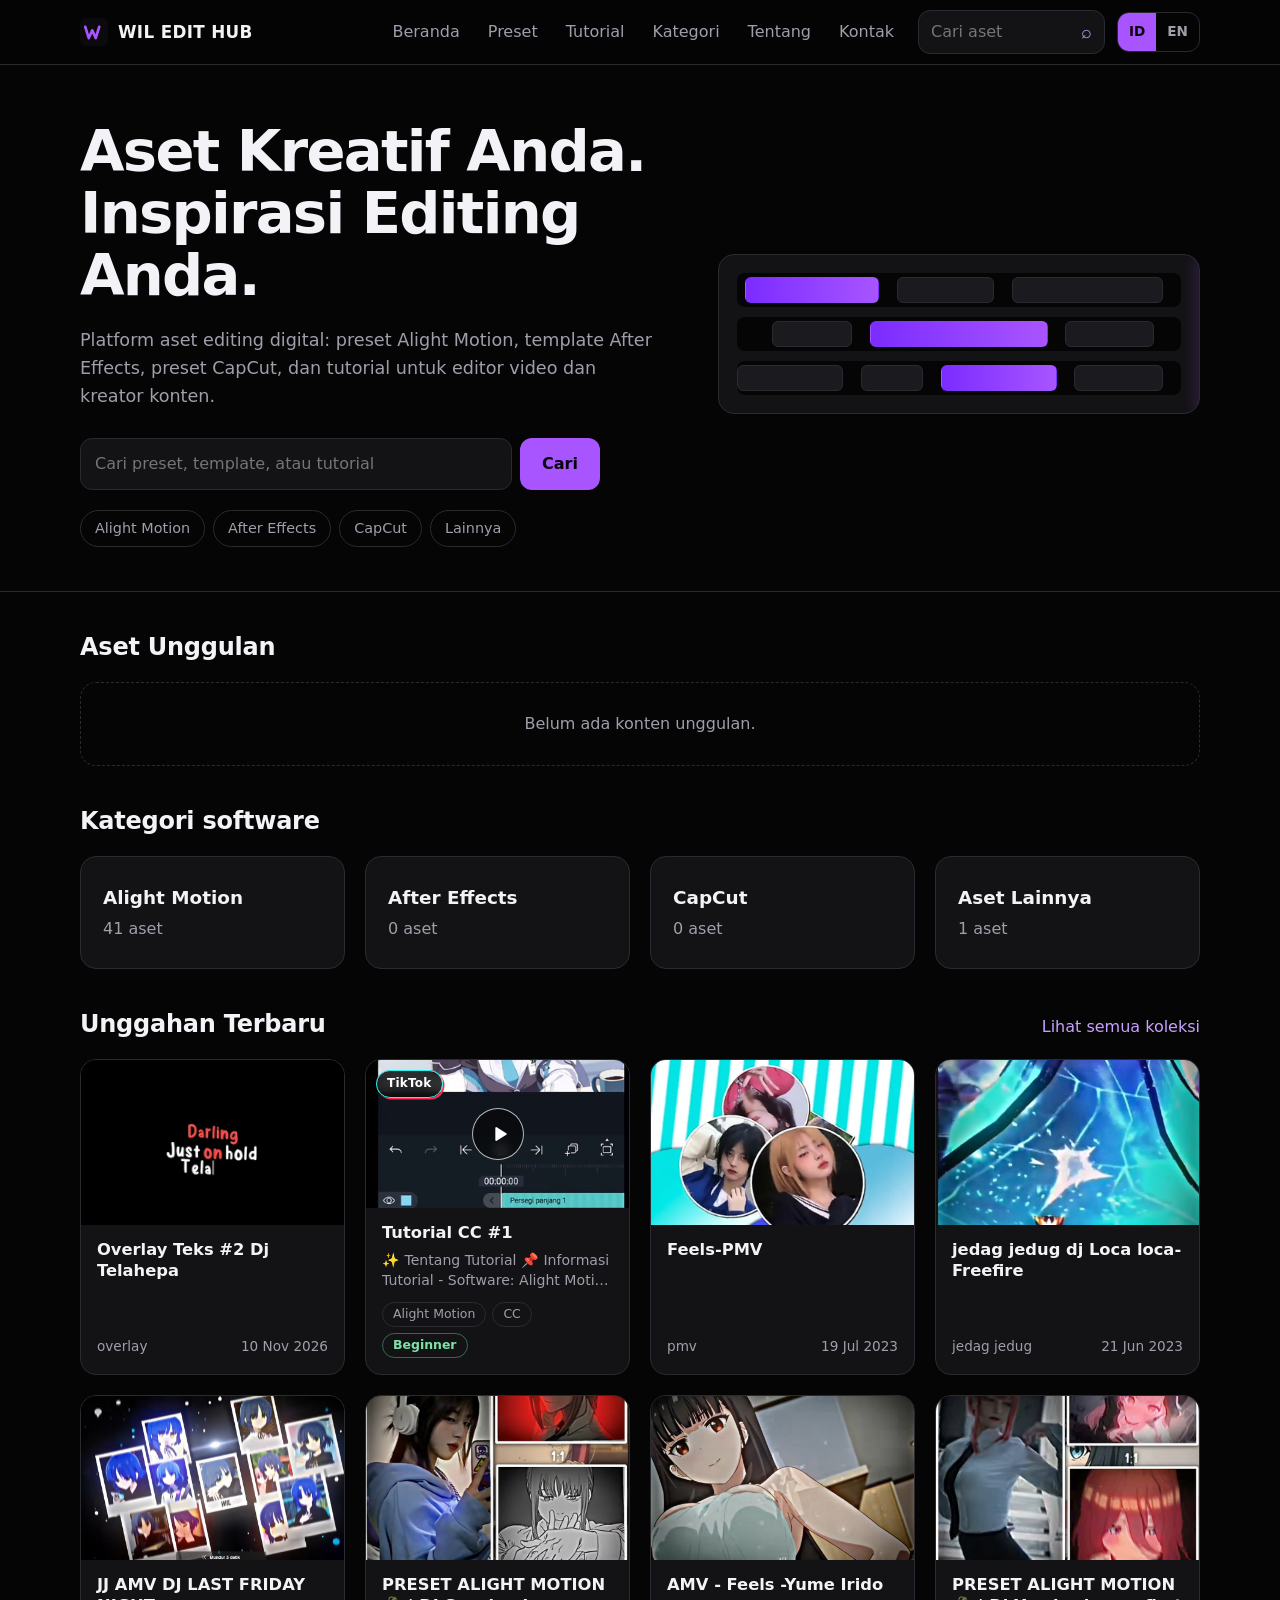
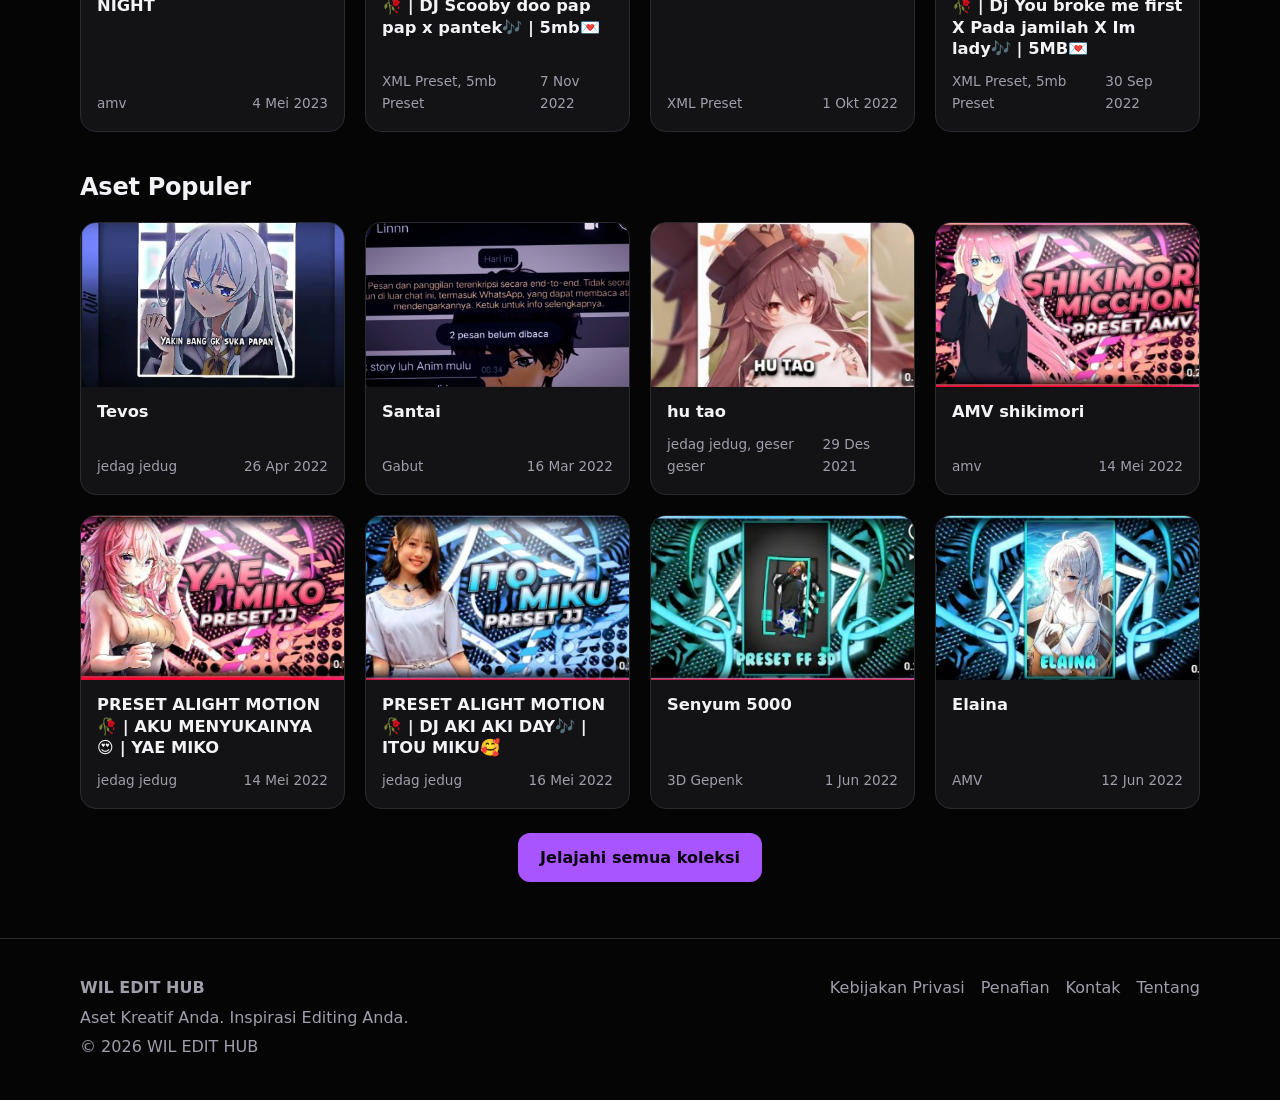
<file: index.html>
<!DOCTYPE html>
<html lang="id"><head><meta charset="utf-8"><meta name="viewport" content="width=device-width,initial-scale=1">
<title data-i18n="title.home">WIL EDIT HUB: Aset Editing untuk Alight Motion, After Effects, CapCut</title><meta name="description" content="Preset Alight Motion, template After Effects, preset CapCut, dan tutorial editing untuk editor video dan content creator."><meta name="theme-color" content="#050506">
<meta property="og:type" content="website"><meta property="og:site_name" content="WIL EDIT HUB"><meta property="og:title" content="WIL EDIT HUB: Aset Editing untuk Alight Motion, After Effects, CapCut"><meta property="og:description" content="Preset Alight Motion, template After Effects, preset CapCut, dan tutorial editing untuk editor video dan content creator.">
<link rel="icon" href="assets/icons/favicon.svg" type="image/svg+xml">
<link rel="stylesheet" href="assets/css/style.css">
<link rel="stylesheet" href="assets/css/responsive.css">

<!-- Google Analytics WIL EDIT HUB -->
<script async src="https://www.googletagmanager.com/gtag/js?id=G-W0QR43SR30"></script>
<script>
  window.dataLayer = window.dataLayer || [];
  function gtag(){dataLayer.push(arguments);}
  gtag('js', new Date());
  gtag('config', 'G-W0QR43SR30');
</script>
</head>
<body data-page="home"><a class="skip" href="#main" data-i18n="skip">Lewati ke konten</a>
<header class="site-header"><div class="wrap bar"><a class="brand" href="index.html"><img src="assets/icons/favicon.svg" alt="" width="28" height="28"><span>WIL EDIT HUB</span></a>
<button class="burger" aria-label="Menu" data-i18n-aria="nav.menu" aria-expanded="false" aria-controls="nav"><span></span></button>
<nav id="nav" class="nav"><a href="index.html" data-i18n="nav.home">Beranda</a><a href="presets.html" data-i18n="nav.presets">Preset</a><a href="tutorials.html" data-i18n="nav.tutorials">Tutorial</a><a href="categories.html" data-i18n="nav.categories">Kategori</a><a href="about.html" data-i18n="nav.about">Tentang</a><a href="contact.html" data-i18n="nav.contact">Kontak</a><form class="nav-search" action="presets.html" role="search"><input type="search" name="q" placeholder="Cari aset" aria-label="Cari aset" data-i18n-ph="search.ph" data-i18n-aria="search.aria"><button type="submit" aria-label="Cari" data-i18n-aria="search.btn">&#8981;</button></form></nav></div></header>
<main id="main"><section class="hero"><div class="wrap hero-grid"><div><h1 data-i18n-html="home.h1">Aset Kreatif Anda.<br>Inspirasi Editing Anda.</h1><p class="lead" data-cfg="description"></p>
<form class="hero-search" action="presets.html" role="search"><input type="search" name="q" placeholder="Cari preset, template, atau tutorial" aria-label="Cari aset" data-i18n-ph="home.search.ph" data-i18n-aria="search.aria"><button class="btn" type="submit" data-i18n="search.btn">Cari</button></form>
<div class="chips"><a href="presets.html?software=Alight%20Motion">Alight Motion</a><a href="presets.html?software=After%20Effects">After Effects</a><a href="presets.html?software=CapCut">CapCut</a><a href="presets.html?software=Other" data-i18n="sw.other">Lainnya</a></div></div>
<div class="timeline" aria-hidden="true"><div class="track"><span class="clip on" style="left:2%;width:30%"></span><span class="clip" style="left:36%;width:22%"></span><span class="clip" style="left:62%;width:34%"></span></div><div class="track"><span class="clip" style="left:8%;width:18%"></span><span class="clip on" style="left:30%;width:40%"></span><span class="clip" style="left:74%;width:20%"></span></div><div class="track"><span class="clip" style="left:0%;width:24%"></span><span class="clip" style="left:28%;width:14%"></span><span class="clip on" style="left:46%;width:26%"></span><span class="clip" style="left:76%;width:20%"></span></div><span class="playhead"></span></div></div></section><section><div class="wrap"><div class="sec-head"><h2 data-i18n="home.featured">Aset Unggulan</h2></div><div class="grid" id="featured-grid"></div></div></section><section><div class="wrap"><div class="sec-head"><h2 data-i18n="home.cats">Kategori software</h2></div><div class="grid" id="software-grid"></div></div></section><section><div class="wrap"><div class="sec-head"><h2 data-i18n="home.latest">Unggahan Terbaru</h2><a href="presets.html" data-i18n="home.all">Lihat semua koleksi</a></div><div class="grid" id="latest-grid"></div></div></section><div class="wrap"><div class="ad-slot" data-slot="inContent" hidden></div></div><section><div class="wrap"><div class="sec-head"><h2 data-i18n="home.popular">Aset Populer</h2></div><div class="grid" id="popular-grid"></div></div></section><div class="wrap more"><a class="btn" href="presets.html" data-i18n="home.explore">Jelajahi semua koleksi</a></div></main>
<footer class="site-footer"><div class="wrap foot"><div><strong>WIL EDIT HUB</strong><p data-cfg="tagline">Aset Kreatif Anda. Inspirasi Editing Anda.</p><p>&copy; <span data-cfg="year"></span> WIL EDIT HUB</p></div><nav aria-label="Footer"><a href="privacy-policy.html" data-i18n="foot.privacy">Kebijakan Privasi</a><a href="disclaimer.html" data-i18n="foot.disclaimer">Penafian</a><a href="contact.html" data-i18n="nav.contact">Kontak</a><a href="about.html" data-i18n="nav.about">Tentang</a></nav></div></footer>
<script src="assets/js/config.js"></script><script src="assets/js/i18n.js"></script><script src="assets/js/video.js"></script><script src="assets/js/content.js"></script><script src="assets/js/search.js"></script><script src="assets/js/app.js"></script></body></html>
</file>
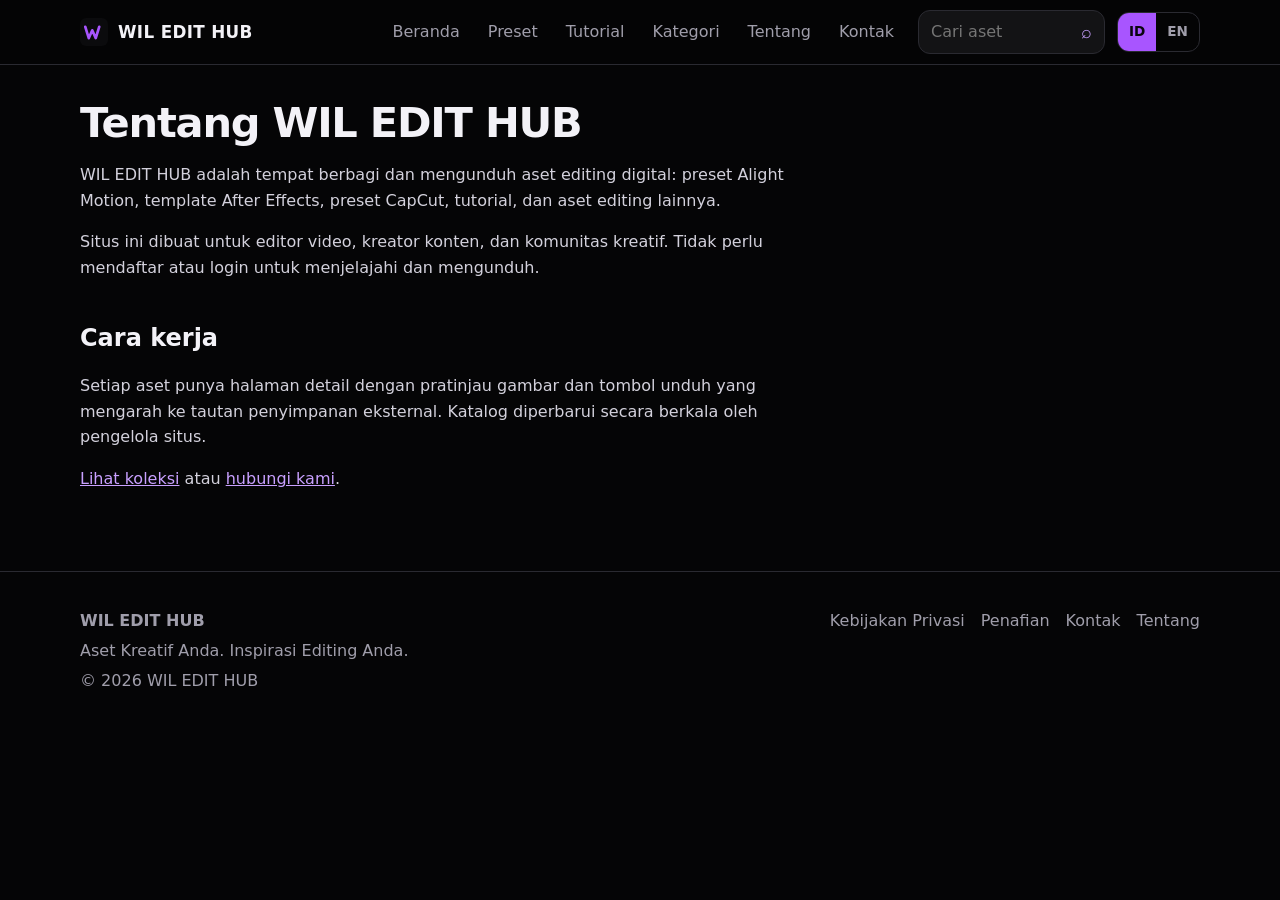
<file: about.html>
<!DOCTYPE html>
<html lang="id"><head><meta charset="utf-8"><meta name="viewport" content="width=device-width,initial-scale=1">
<title data-i18n="title.about">Tentang | WIL EDIT HUB</title><meta name="description" content="Tentang WIL EDIT HUB, platform resource editing untuk editor video dan content creator."><meta name="theme-color" content="#050506">
<meta property="og:type" content="website"><meta property="og:site_name" content="WIL EDIT HUB"><meta property="og:title" content="About | WIL EDIT HUB"><meta property="og:description" content="Tentang WIL EDIT HUB, platform resource editing untuk editor video dan content creator.">
<link rel="icon" href="assets/icons/favicon.svg" type="image/svg+xml">
<link rel="stylesheet" href="assets/css/style.css"><link rel="stylesheet" href="assets/css/responsive.css"></head>
<body data-page="about"><a class="skip" href="#main" data-i18n="skip">Lewati ke konten</a>
<header class="site-header"><div class="wrap bar"><a class="brand" href="index.html"><img src="assets/icons/favicon.svg" alt="" width="28" height="28"><span>WIL EDIT HUB</span></a>
<button class="burger" aria-label="Menu" data-i18n-aria="nav.menu" aria-expanded="false" aria-controls="nav"><span></span></button>
<nav id="nav" class="nav"><a href="index.html" data-i18n="nav.home">Beranda</a><a href="presets.html" data-i18n="nav.presets">Preset</a><a href="tutorials.html" data-i18n="nav.tutorials">Tutorial</a><a href="categories.html" data-i18n="nav.categories">Kategori</a><a href="about.html" data-i18n="nav.about">Tentang</a><a href="contact.html" data-i18n="nav.contact">Kontak</a><form class="nav-search" action="presets.html" role="search"><input type="search" name="q" placeholder="Cari aset" aria-label="Cari aset" data-i18n-ph="search.ph" data-i18n-aria="search.aria"><button type="submit" aria-label="Cari" data-i18n-aria="search.btn">&#8981;</button></form></nav></div></header>
<main id="main"><article class="prose"><h1 data-i18n="about.h1">Tentang WIL EDIT HUB</h1><p data-i18n="about.p1">WIL EDIT HUB adalah tempat berbagi dan mengunduh aset editing digital: preset Alight Motion, template After Effects, preset CapCut, tutorial, dan aset editing lainnya.</p><p data-i18n="about.p2">Situs ini dibuat untuk editor video, kreator konten, dan komunitas kreatif. Tidak perlu mendaftar atau login untuk menjelajahi dan mengunduh.</p><h2 data-i18n="about.h2">Cara kerja</h2><p data-i18n="about.p3">Setiap aset punya halaman detail dengan pratinjau gambar dan tombol unduh yang mengarah ke tautan penyimpanan eksternal. Katalog diperbarui secara berkala oleh pengelola situs.</p><p data-i18n-html="about.p4"><a href="presets.html">Lihat koleksi</a> atau <a href="contact.html">hubungi kami</a>.</p></article></main>
<footer class="site-footer"><div class="wrap foot"><div><strong>WIL EDIT HUB</strong><p data-cfg="tagline">Aset Kreatif Anda. Inspirasi Editing Anda.</p><p>&copy; <span data-cfg="year"></span> WIL EDIT HUB</p></div><nav aria-label="Footer"><a href="privacy-policy.html" data-i18n="foot.privacy">Kebijakan Privasi</a><a href="disclaimer.html" data-i18n="foot.disclaimer">Penafian</a><a href="contact.html" data-i18n="nav.contact">Kontak</a><a href="about.html" data-i18n="nav.about">Tentang</a></nav></div></footer>
<script src="assets/js/config.js"></script><script src="assets/js/i18n.js"></script><script src="assets/js/content.js"></script><script src="assets/js/search.js"></script><script src="assets/js/app.js"></script></body></html>
</file>
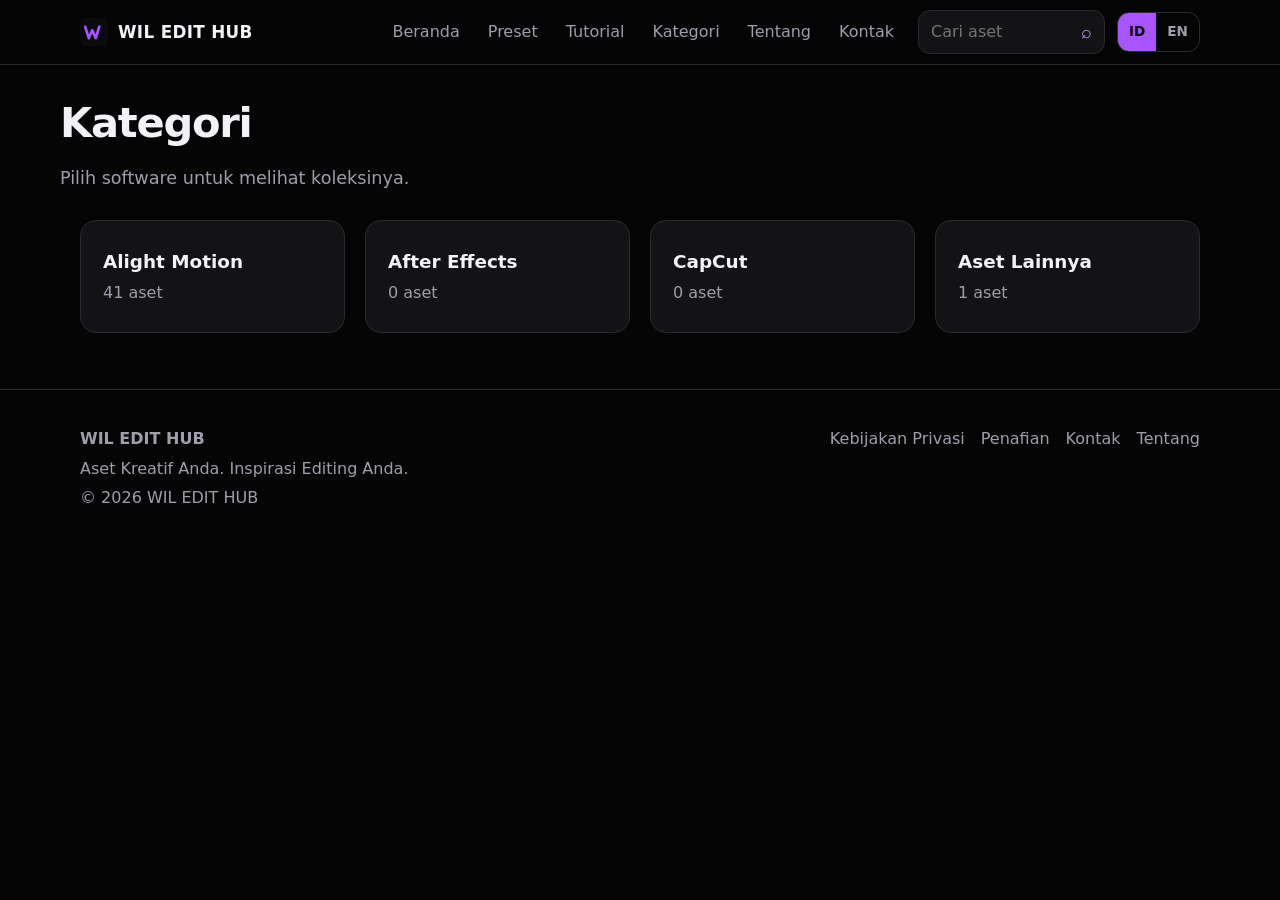
<file: categories.html>
<!DOCTYPE html>
<html lang="id"><head><meta charset="utf-8"><meta name="viewport" content="width=device-width,initial-scale=1">
<title data-i18n="title.categories">Kategori | WIL EDIT HUB</title><meta name="description" content="Jelajahi resource editing berdasarkan software: Alight Motion, After Effects, CapCut, dan Other Resources."><meta name="theme-color" content="#050506">
<meta property="og:type" content="website"><meta property="og:site_name" content="WIL EDIT HUB"><meta property="og:title" content="Categories | WIL EDIT HUB"><meta property="og:description" content="Jelajahi resource editing berdasarkan software: Alight Motion, After Effects, CapCut, dan Other Resources.">
<link rel="icon" href="assets/icons/favicon.svg" type="image/svg+xml">
<link rel="stylesheet" href="assets/css/style.css"><link rel="stylesheet" href="assets/css/responsive.css"></head>
<body data-page="categories"><a class="skip" href="#main" data-i18n="skip">Lewati ke konten</a>
<header class="site-header"><div class="wrap bar"><a class="brand" href="index.html"><img src="assets/icons/favicon.svg" alt="" width="28" height="28"><span>WIL EDIT HUB</span></a>
<button class="burger" aria-label="Menu" data-i18n-aria="nav.menu" aria-expanded="false" aria-controls="nav"><span></span></button>
<nav id="nav" class="nav"><a href="index.html" data-i18n="nav.home">Beranda</a><a href="presets.html" data-i18n="nav.presets">Preset</a><a href="tutorials.html" data-i18n="nav.tutorials">Tutorial</a><a href="categories.html" data-i18n="nav.categories">Kategori</a><a href="about.html" data-i18n="nav.about">Tentang</a><a href="contact.html" data-i18n="nav.contact">Kontak</a><form class="nav-search" action="presets.html" role="search"><input type="search" name="q" placeholder="Cari aset" aria-label="Cari aset" data-i18n-ph="search.ph" data-i18n-aria="search.aria"><button type="submit" aria-label="Cari" data-i18n-aria="search.btn">&#8981;</button></form></nav></div></header>
<main id="main"><div class="wrap page-head"><h1 data-i18n="categories.h1">Kategori</h1><p class="lead" data-i18n="categories.lead">Pilih software untuk melihat koleksinya.</p></div><div class="wrap" style="margin-top:28px"><div class="grid" id="software-grid"></div></div></main>
<footer class="site-footer"><div class="wrap foot"><div><strong>WIL EDIT HUB</strong><p data-cfg="tagline">Aset Kreatif Anda. Inspirasi Editing Anda.</p><p>&copy; <span data-cfg="year"></span> WIL EDIT HUB</p></div><nav aria-label="Footer"><a href="privacy-policy.html" data-i18n="foot.privacy">Kebijakan Privasi</a><a href="disclaimer.html" data-i18n="foot.disclaimer">Penafian</a><a href="contact.html" data-i18n="nav.contact">Kontak</a><a href="about.html" data-i18n="nav.about">Tentang</a></nav></div></footer>
<script src="assets/js/config.js"></script><script src="assets/js/i18n.js"></script><script src="assets/js/video.js"></script><script src="assets/js/content.js"></script><script src="assets/js/search.js"></script><script src="assets/js/app.js"></script></body></html>
</file>
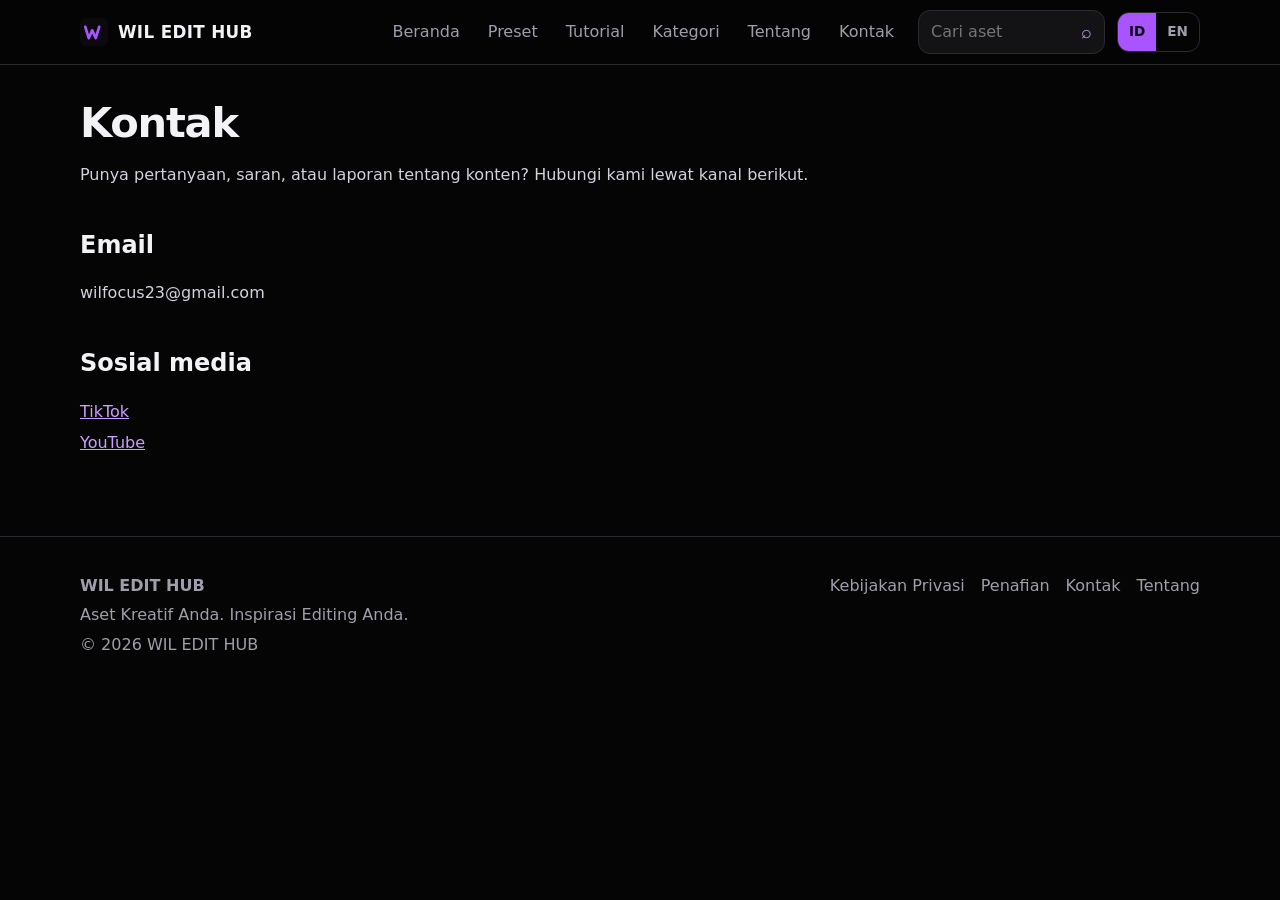
<file: contact.html>
<!DOCTYPE html>
<html lang="id"><head><meta charset="utf-8"><meta name="viewport" content="width=device-width,initial-scale=1">
<title data-i18n="title.contact">Kontak | WIL EDIT HUB</title><meta name="description" content="Hubungi WIL EDIT HUB untuk saran, pertanyaan, atau laporan konten."><meta name="theme-color" content="#050506">
<meta property="og:type" content="website"><meta property="og:site_name" content="WIL EDIT HUB"><meta property="og:title" content="Contact | WIL EDIT HUB"><meta property="og:description" content="Hubungi WIL EDIT HUB untuk saran, pertanyaan, atau laporan konten.">
<link rel="icon" href="assets/icons/favicon.svg" type="image/svg+xml">
<link rel="stylesheet" href="assets/css/style.css"><link rel="stylesheet" href="assets/css/responsive.css"></head>
<body data-page="contact"><a class="skip" href="#main" data-i18n="skip">Lewati ke konten</a>
<header class="site-header"><div class="wrap bar"><a class="brand" href="index.html"><img src="assets/icons/favicon.svg" alt="" width="28" height="28"><span>WIL EDIT HUB</span></a>
<button class="burger" aria-label="Menu" data-i18n-aria="nav.menu" aria-expanded="false" aria-controls="nav"><span></span></button>
<nav id="nav" class="nav"><a href="index.html" data-i18n="nav.home">Beranda</a><a href="presets.html" data-i18n="nav.presets">Preset</a><a href="tutorials.html" data-i18n="nav.tutorials">Tutorial</a><a href="categories.html" data-i18n="nav.categories">Kategori</a><a href="about.html" data-i18n="nav.about">Tentang</a><a href="contact.html" data-i18n="nav.contact">Kontak</a><form class="nav-search" action="presets.html" role="search"><input type="search" name="q" placeholder="Cari aset" aria-label="Cari aset" data-i18n-ph="search.ph" data-i18n-aria="search.aria"><button type="submit" aria-label="Cari" data-i18n-aria="search.btn">&#8981;</button></form></nav></div></header>
<main id="main"><article class="prose"><h1 data-i18n="contact.h1">Kontak</h1><p data-i18n="contact.p1">Punya pertanyaan, saran, atau laporan tentang konten? Hubungi kami lewat kanal berikut.</p><h2 data-i18n="contact.email">Email</h2><p data-cfg="email"></p><h2 data-i18n="contact.social">Sosial media</h2><ul class="plain" id="socials"></ul></article></main>
<footer class="site-footer"><div class="wrap foot"><div><strong>WIL EDIT HUB</strong><p data-cfg="tagline">Aset Kreatif Anda. Inspirasi Editing Anda.</p><p>&copy; <span data-cfg="year"></span> WIL EDIT HUB</p></div><nav aria-label="Footer"><a href="privacy-policy.html" data-i18n="foot.privacy">Kebijakan Privasi</a><a href="disclaimer.html" data-i18n="foot.disclaimer">Penafian</a><a href="contact.html" data-i18n="nav.contact">Kontak</a><a href="about.html" data-i18n="nav.about">Tentang</a></nav></div></footer>
<script src="assets/js/config.js"></script><script src="assets/js/i18n.js"></script><script src="assets/js/content.js"></script><script src="assets/js/search.js"></script><script src="assets/js/app.js"></script></body></html>
</file>
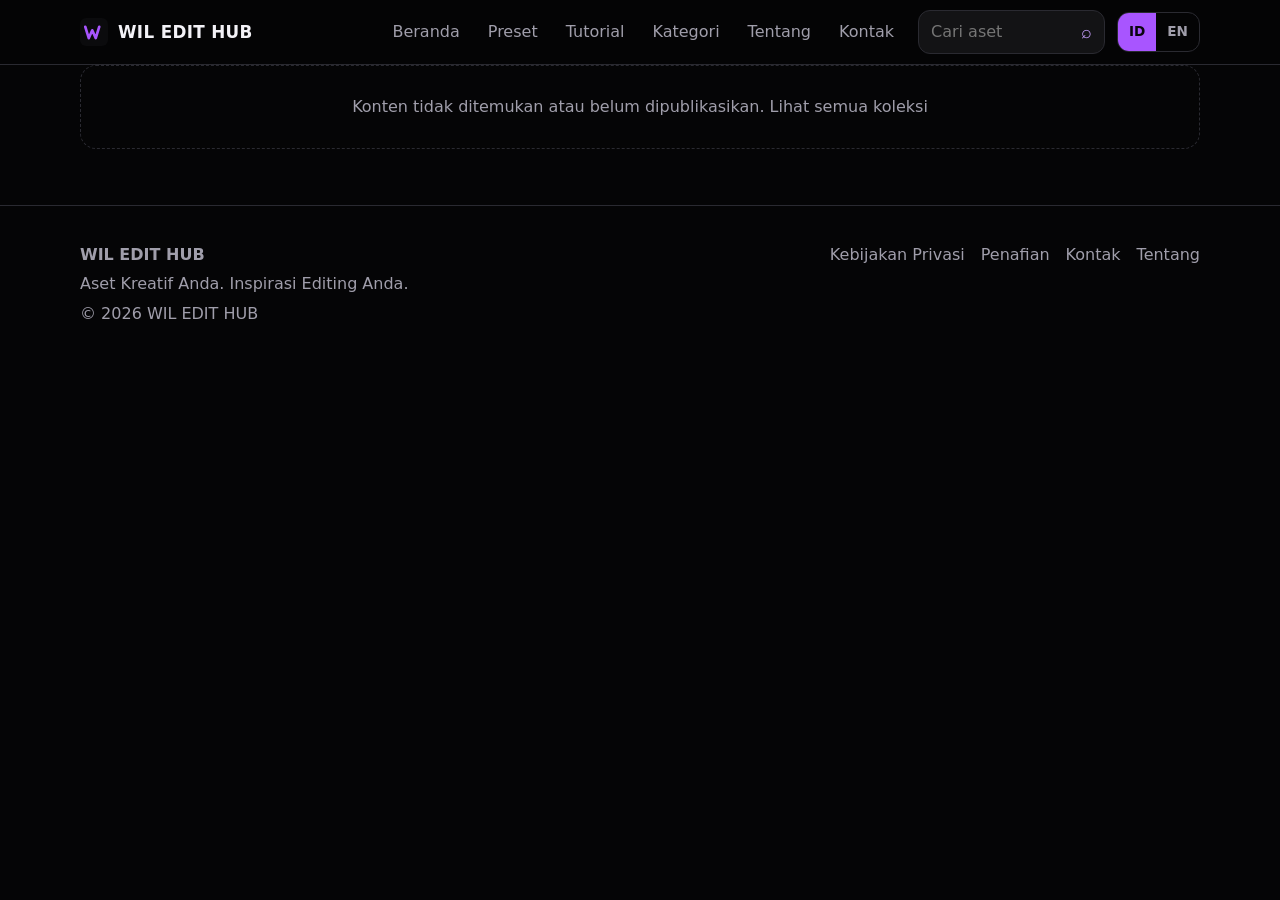
<file: detail.html>
<!DOCTYPE html>
<html lang="id"><head><meta charset="utf-8"><meta name="viewport" content="width=device-width,initial-scale=1">
<title>Detail Resource | WIL EDIT HUB</title><meta name="description" content="Detail resource editing di WIL EDIT HUB."><meta name="theme-color" content="#050506">
<meta property="og:type" content="website"><meta property="og:site_name" content="WIL EDIT HUB"><meta property="og:title" content="Detail Resource | WIL EDIT HUB"><meta property="og:description" content="Detail resource editing di WIL EDIT HUB.">
<link rel="icon" href="assets/icons/favicon.svg" type="image/svg+xml">
<link rel="stylesheet" href="assets/css/style.css"><link rel="stylesheet" href="assets/css/responsive.css"></head>
<body data-page="detail"><a class="skip" href="#main" data-i18n="skip">Lewati ke konten</a>
<header class="site-header"><div class="wrap bar"><a class="brand" href="index.html"><img src="assets/icons/favicon.svg" alt="" width="28" height="28"><span>WIL EDIT HUB</span></a>
<button class="burger" aria-label="Menu" data-i18n-aria="nav.menu" aria-expanded="false" aria-controls="nav"><span></span></button>
<nav id="nav" class="nav"><a href="index.html" data-i18n="nav.home">Beranda</a><a href="presets.html" data-i18n="nav.presets">Preset</a><a href="tutorials.html" data-i18n="nav.tutorials">Tutorial</a><a href="categories.html" data-i18n="nav.categories">Kategori</a><a href="about.html" data-i18n="nav.about">Tentang</a><a href="contact.html" data-i18n="nav.contact">Kontak</a><form class="nav-search" action="presets.html" role="search"><input type="search" name="q" placeholder="Cari aset" aria-label="Cari aset" data-i18n-ph="search.ph" data-i18n-aria="search.aria"><button type="submit" aria-label="Cari" data-i18n-aria="search.btn">&#8981;</button></form></nav></div></header>
<main id="main"><div class="wrap" id="detail"><p class="muted" style="padding-top:40px" data-i18n="detail.loading">Memuat...</p></div></main>
<footer class="site-footer"><div class="wrap foot"><div><strong>WIL EDIT HUB</strong><p data-cfg="tagline">Aset Kreatif Anda. Inspirasi Editing Anda.</p><p>&copy; <span data-cfg="year"></span> WIL EDIT HUB</p></div><nav aria-label="Footer"><a href="privacy-policy.html" data-i18n="foot.privacy">Kebijakan Privasi</a><a href="disclaimer.html" data-i18n="foot.disclaimer">Penafian</a><a href="contact.html" data-i18n="nav.contact">Kontak</a><a href="about.html" data-i18n="nav.about">Tentang</a></nav></div></footer>
<script src="assets/js/config.js"></script><script src="assets/js/i18n.js"></script><script src="assets/js/video.js"></script><script src="assets/js/content.js"></script><script src="assets/js/search.js"></script><script src="assets/js/app.js"></script><script src="assets/js/detail.js"></script></body></html>
</file>
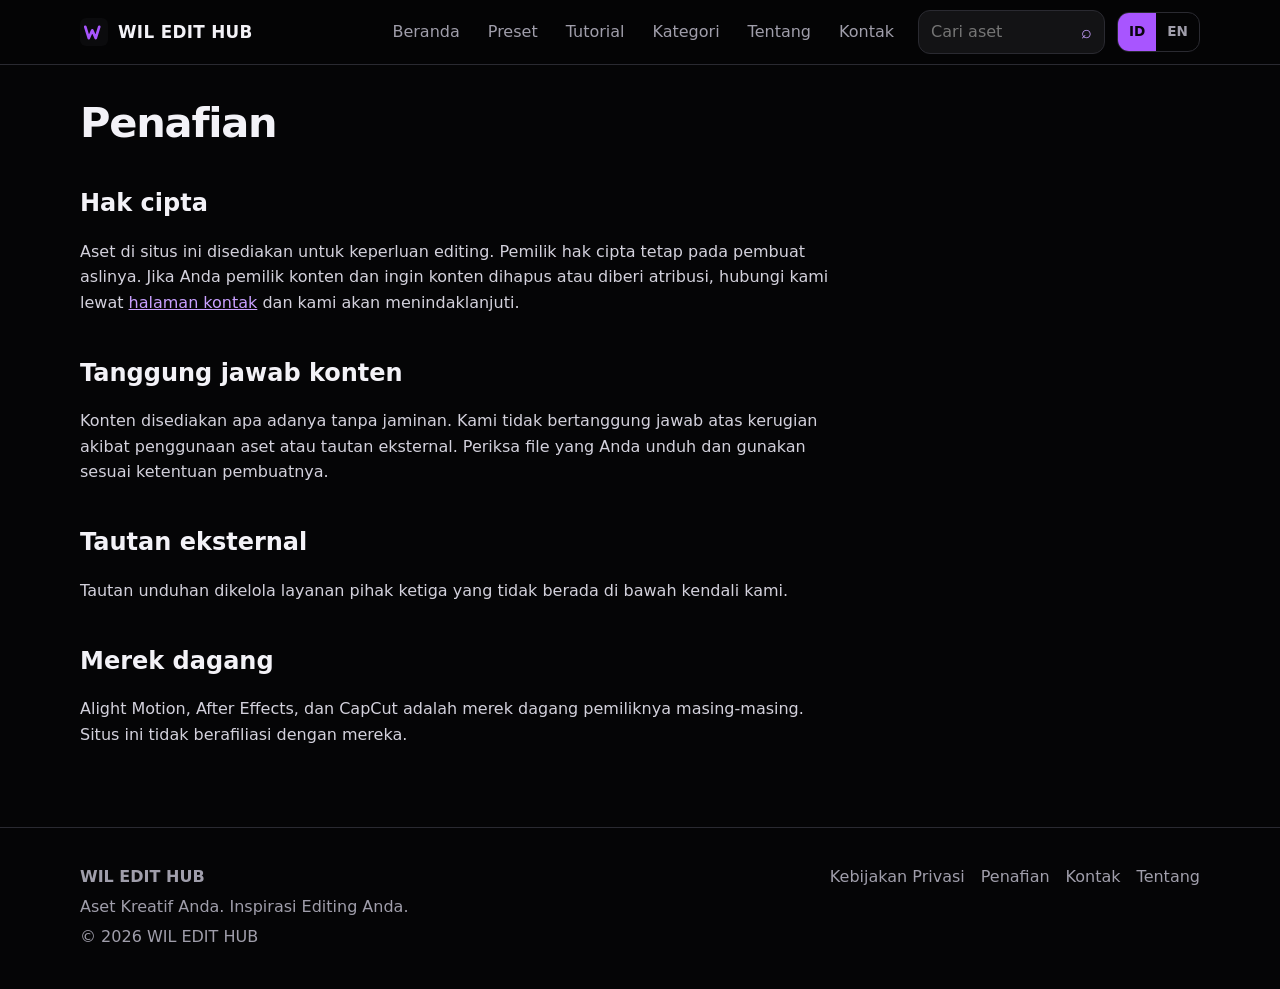
<file: disclaimer.html>
<!DOCTYPE html>
<html lang="id"><head><meta charset="utf-8"><meta name="viewport" content="width=device-width,initial-scale=1">
<title data-i18n="title.disclaimer">Penafian | WIL EDIT HUB</title><meta name="description" content="Disclaimer hak cipta dan tanggung jawab konten WIL EDIT HUB."><meta name="theme-color" content="#050506">
<meta property="og:type" content="website"><meta property="og:site_name" content="WIL EDIT HUB"><meta property="og:title" content="Disclaimer | WIL EDIT HUB"><meta property="og:description" content="Disclaimer hak cipta dan tanggung jawab konten WIL EDIT HUB.">
<link rel="icon" href="assets/icons/favicon.svg" type="image/svg+xml">
<link rel="stylesheet" href="assets/css/style.css"><link rel="stylesheet" href="assets/css/responsive.css"></head>
<body data-page="disclaimer"><a class="skip" href="#main" data-i18n="skip">Lewati ke konten</a>
<header class="site-header"><div class="wrap bar"><a class="brand" href="index.html"><img src="assets/icons/favicon.svg" alt="" width="28" height="28"><span>WIL EDIT HUB</span></a>
<button class="burger" aria-label="Menu" data-i18n-aria="nav.menu" aria-expanded="false" aria-controls="nav"><span></span></button>
<nav id="nav" class="nav"><a href="index.html" data-i18n="nav.home">Beranda</a><a href="presets.html" data-i18n="nav.presets">Preset</a><a href="tutorials.html" data-i18n="nav.tutorials">Tutorial</a><a href="categories.html" data-i18n="nav.categories">Kategori</a><a href="about.html" data-i18n="nav.about">Tentang</a><a href="contact.html" data-i18n="nav.contact">Kontak</a><form class="nav-search" action="presets.html" role="search"><input type="search" name="q" placeholder="Cari aset" aria-label="Cari aset" data-i18n-ph="search.ph" data-i18n-aria="search.aria"><button type="submit" aria-label="Cari" data-i18n-aria="search.btn">&#8981;</button></form></nav></div></header>
<main id="main"><article class="prose"><h1 data-i18n="disc.h1">Penafian</h1><h2 data-i18n="disc.h2a">Hak cipta</h2><p data-i18n-html="disc.pa">Aset di situs ini disediakan untuk keperluan editing. Pemilik hak cipta tetap pada pembuat aslinya. Jika Anda pemilik konten dan ingin konten dihapus atau diberi atribusi, hubungi kami lewat <a href="contact.html">halaman kontak</a> dan kami akan menindaklanjuti.</p><h2 data-i18n="disc.h2b">Tanggung jawab konten</h2><p data-i18n="disc.pb">Konten disediakan apa adanya tanpa jaminan. Kami tidak bertanggung jawab atas kerugian akibat penggunaan aset atau tautan eksternal. Periksa file yang Anda unduh dan gunakan sesuai ketentuan pembuatnya.</p><h2 data-i18n="disc.h2c">Tautan eksternal</h2><p data-i18n="disc.pc">Tautan unduhan dikelola layanan pihak ketiga yang tidak berada di bawah kendali kami.</p><h2 data-i18n="disc.h2d">Merek dagang</h2><p data-i18n="disc.pd">Alight Motion, After Effects, dan CapCut adalah merek dagang pemiliknya masing-masing. Situs ini tidak berafiliasi dengan mereka.</p></article></main>
<footer class="site-footer"><div class="wrap foot"><div><strong>WIL EDIT HUB</strong><p data-cfg="tagline">Aset Kreatif Anda. Inspirasi Editing Anda.</p><p>&copy; <span data-cfg="year"></span> WIL EDIT HUB</p></div><nav aria-label="Footer"><a href="privacy-policy.html" data-i18n="foot.privacy">Kebijakan Privasi</a><a href="disclaimer.html" data-i18n="foot.disclaimer">Penafian</a><a href="contact.html" data-i18n="nav.contact">Kontak</a><a href="about.html" data-i18n="nav.about">Tentang</a></nav></div></footer>
<script src="assets/js/config.js"></script><script src="assets/js/i18n.js"></script><script src="assets/js/content.js"></script><script src="assets/js/search.js"></script><script src="assets/js/app.js"></script></body></html>
</file>
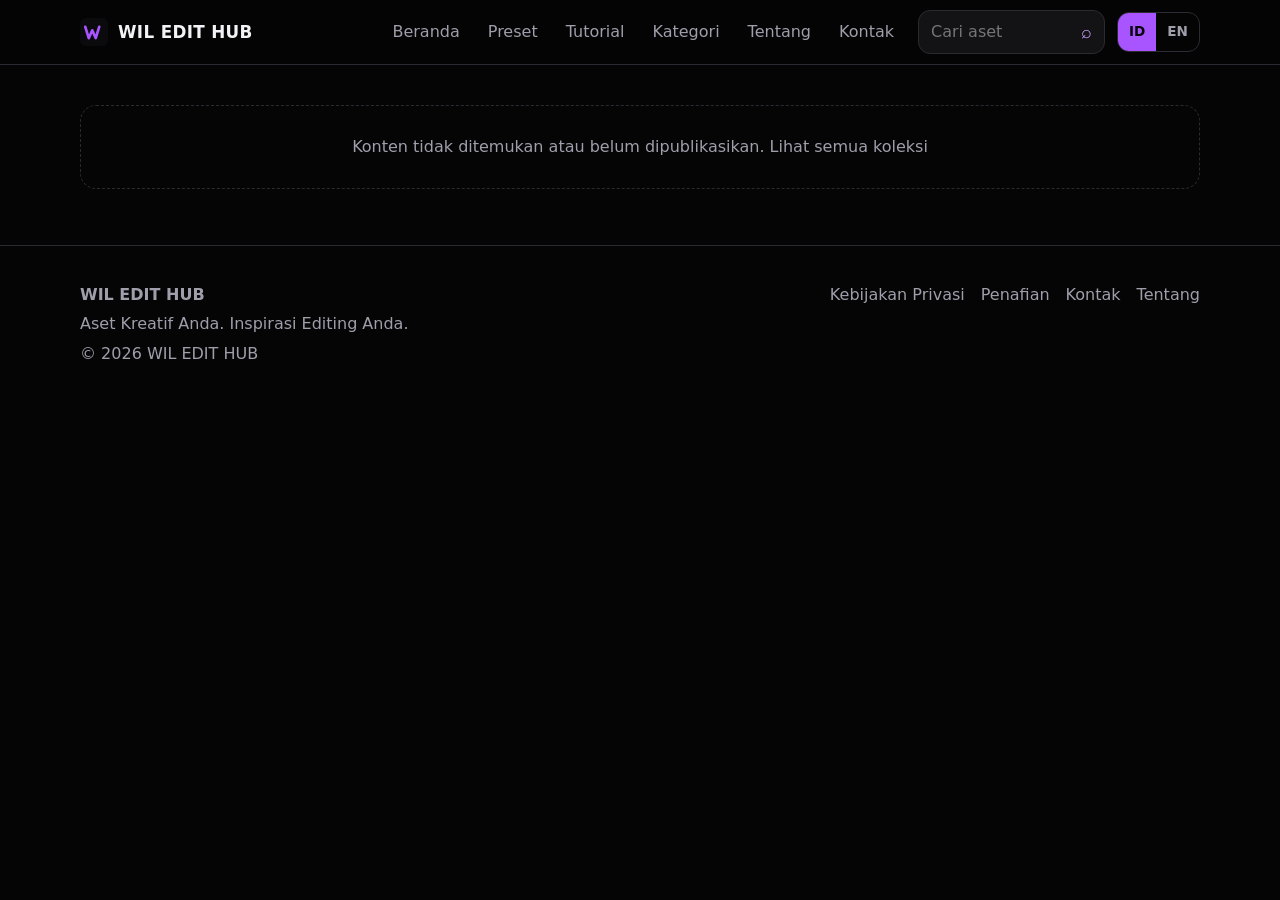
<file: download.html>
<!DOCTYPE html>
<html lang="id"><head><meta charset="utf-8"><meta name="viewport" content="width=device-width,initial-scale=1">
<title data-i18n="title.download">Unduh | WIL EDIT HUB</title><meta name="robots" content="noindex,nofollow"><meta name="description" content="Halaman download WIL EDIT HUB."><meta name="theme-color" content="#050506">
<link rel="icon" href="assets/icons/favicon.svg" type="image/svg+xml">
<link rel="stylesheet" href="assets/css/style.css"><link rel="stylesheet" href="assets/css/responsive.css"></head>
<body data-page="download"><a class="skip" href="#main" data-i18n="skip">Lewati ke konten</a>
<header class="site-header"><div class="wrap bar"><a class="brand" href="index.html"><img src="assets/icons/favicon.svg" alt="" width="28" height="28"><span>WIL EDIT HUB</span></a>
<button class="burger" aria-label="Menu" data-i18n-aria="nav.menu" aria-expanded="false" aria-controls="nav"><span></span></button>
<nav id="nav" class="nav"><a href="index.html" data-i18n="nav.home">Beranda</a><a href="presets.html" data-i18n="nav.presets">Preset</a><a href="tutorials.html" data-i18n="nav.tutorials">Tutorial</a><a href="categories.html" data-i18n="nav.categories">Kategori</a><a href="about.html" data-i18n="nav.about">Tentang</a><a href="contact.html" data-i18n="nav.contact">Kontak</a><form class="nav-search" action="presets.html" role="search"><input type="search" name="q" placeholder="Cari aset" aria-label="Cari aset" data-i18n-ph="search.ph" data-i18n-aria="search.aria"><button type="submit" aria-label="Cari" data-i18n-aria="search.btn">&#8981;</button></form></nav></div></header>
<main id="main"><div class="wrap" id="download"><p class="muted" style="padding-top:40px" data-i18n="detail.loading">Memuat...</p></div></main>
<footer class="site-footer"><div class="wrap foot"><div><strong>WIL EDIT HUB</strong><p data-cfg="tagline">Aset Kreatif Anda. Inspirasi Editing Anda.</p><p>&copy; <span data-cfg="year"></span> WIL EDIT HUB</p></div><nav aria-label="Footer"><a href="privacy-policy.html" data-i18n="foot.privacy">Kebijakan Privasi</a><a href="disclaimer.html" data-i18n="foot.disclaimer">Penafian</a><a href="contact.html" data-i18n="nav.contact">Kontak</a><a href="about.html" data-i18n="nav.about">Tentang</a></nav></div></footer>
<script src="assets/js/config.js"></script><script src="assets/js/i18n.js"></script><script src="assets/js/content.js"></script><script src="assets/js/search.js"></script><script src="assets/js/app.js"></script><script src="assets/js/download.js"></script></body></html>
</file>
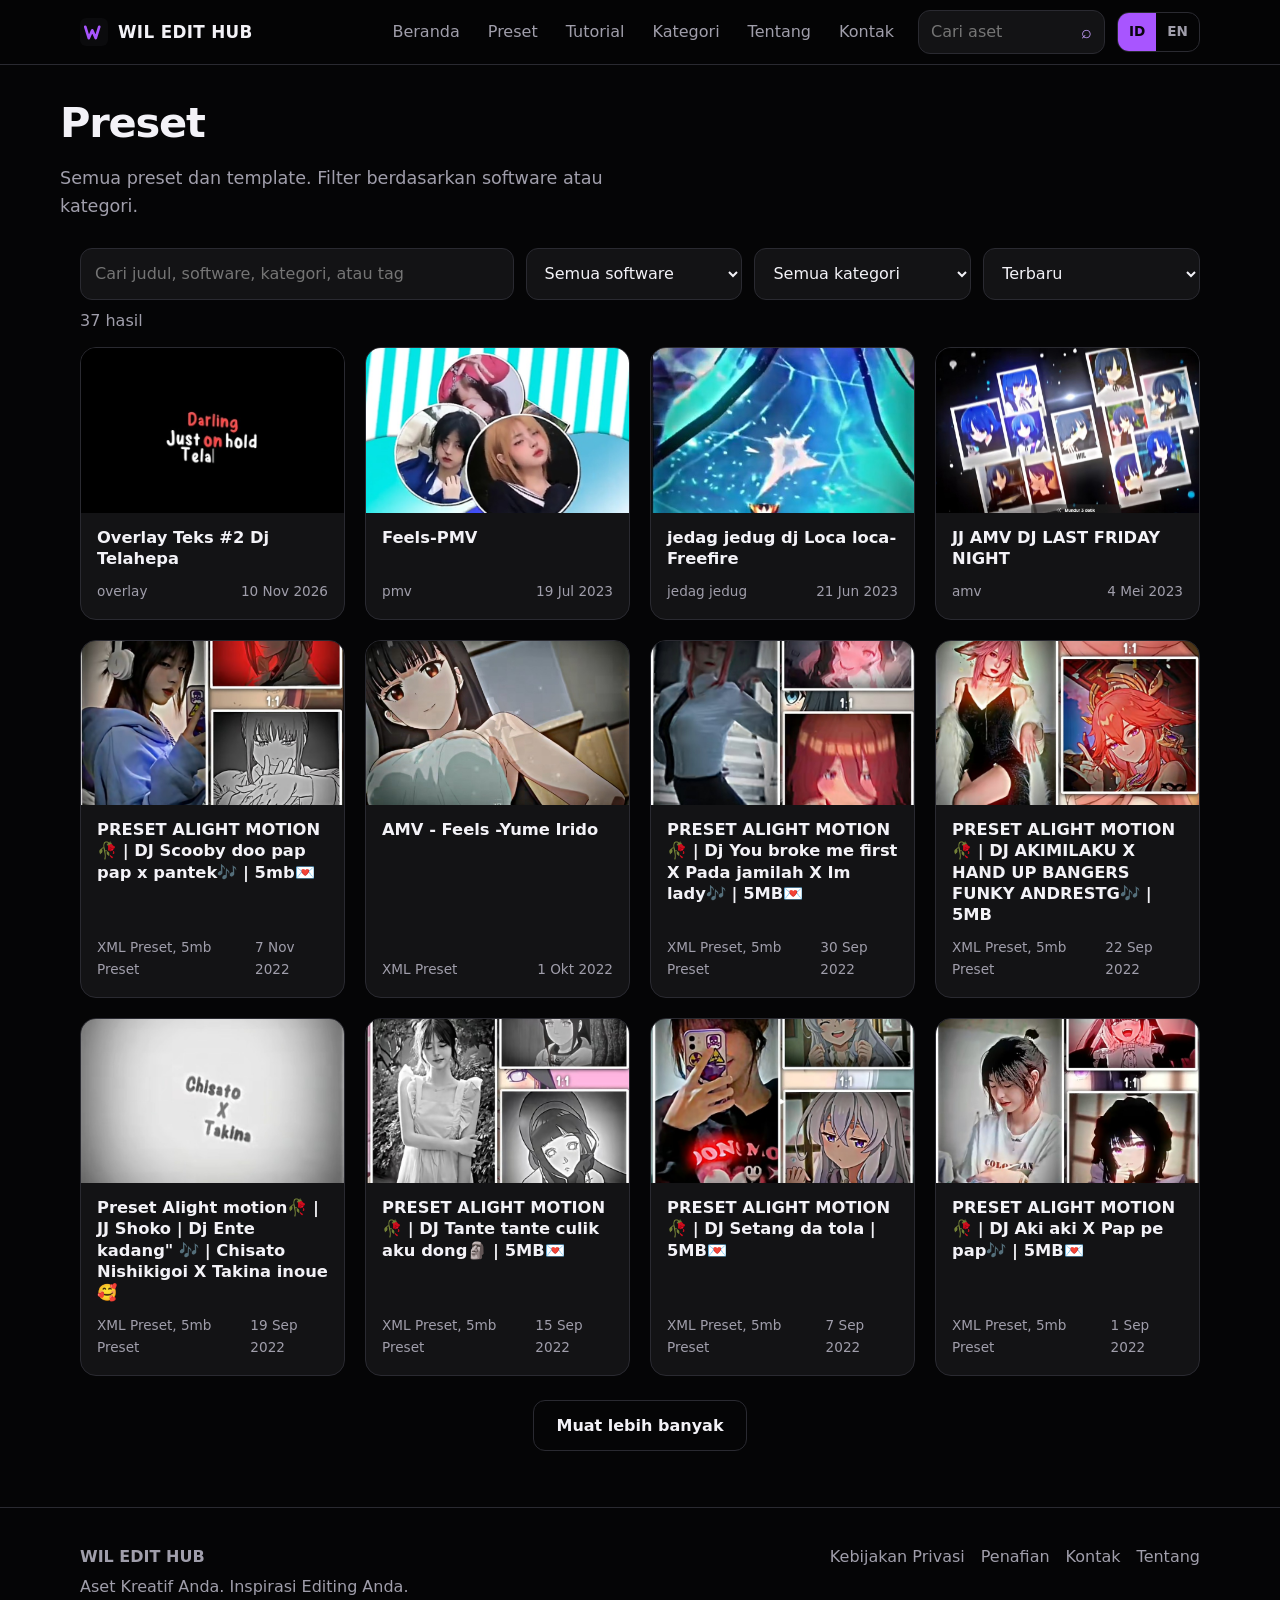
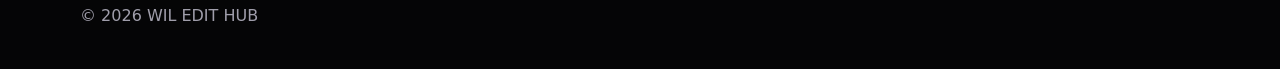
<file: presets.html>
<!DOCTYPE html>
<html lang="id"><head><meta charset="utf-8"><meta name="viewport" content="width=device-width,initial-scale=1">
<title data-i18n="title.presets">Preset | WIL EDIT HUB</title><meta name="description" content="Koleksi preset dan template editing: Alight Motion, After Effects, CapCut. Cari dan filter sesuai kebutuhan."><meta name="theme-color" content="#050506">
<meta property="og:type" content="website"><meta property="og:site_name" content="WIL EDIT HUB"><meta property="og:title" content="Presets | WIL EDIT HUB"><meta property="og:description" content="Koleksi preset dan template editing: Alight Motion, After Effects, CapCut. Cari dan filter sesuai kebutuhan.">
<link rel="icon" href="assets/icons/favicon.svg" type="image/svg+xml">
<link rel="stylesheet" href="assets/css/style.css"><link rel="stylesheet" href="assets/css/responsive.css"></head>
<body data-page="presets"><a class="skip" href="#main" data-i18n="skip">Lewati ke konten</a>
<header class="site-header"><div class="wrap bar"><a class="brand" href="index.html"><img src="assets/icons/favicon.svg" alt="" width="28" height="28"><span>WIL EDIT HUB</span></a>
<button class="burger" aria-label="Menu" data-i18n-aria="nav.menu" aria-expanded="false" aria-controls="nav"><span></span></button>
<nav id="nav" class="nav"><a href="index.html" data-i18n="nav.home">Beranda</a><a href="presets.html" data-i18n="nav.presets">Preset</a><a href="tutorials.html" data-i18n="nav.tutorials">Tutorial</a><a href="categories.html" data-i18n="nav.categories">Kategori</a><a href="about.html" data-i18n="nav.about">Tentang</a><a href="contact.html" data-i18n="nav.contact">Kontak</a><form class="nav-search" action="presets.html" role="search"><input type="search" name="q" placeholder="Cari aset" aria-label="Cari aset" data-i18n-ph="search.ph" data-i18n-aria="search.aria"><button type="submit" aria-label="Cari" data-i18n-aria="search.btn">&#8981;</button></form></nav></div></header>
<main id="main"><div class="wrap page-head"><h1 data-i18n="presets.h1">Preset</h1><p class="lead" data-i18n="presets.lead">Semua preset dan template. Filter berdasarkan software atau kategori.</p></div><div class="wrap"><form class="filters" id="filters" role="search"><input id="q" type="search" placeholder="Cari judul, software, kategori, atau tag" aria-label="Cari" data-i18n-ph="filter.ph" data-i18n-aria="filter.search"><select id="software" aria-label="Software" data-i18n-aria="filter.software"></select><select id="category" aria-label="Kategori" data-i18n-aria="filter.category"></select><select id="sort" aria-label="Urutkan" data-i18n-aria="filter.sort"><option value="newest" data-i18n="sort.newest">Terbaru</option><option value="oldest" data-i18n="sort.oldest">Terlama</option><option value="az" data-i18n="sort.az">A-Z</option><option value="popular" data-i18n="sort.popular">Paling populer</option></select></form><p id="count" aria-live="polite"></p><div class="grid" id="grid"></div><div class="more"><button class="btn ghost" id="more" hidden data-i18n="more">Muat lebih banyak</button></div></div></main>
<footer class="site-footer"><div class="wrap foot"><div><strong>WIL EDIT HUB</strong><p data-cfg="tagline">Aset Kreatif Anda. Inspirasi Editing Anda.</p><p>&copy; <span data-cfg="year"></span> WIL EDIT HUB</p></div><nav aria-label="Footer"><a href="privacy-policy.html" data-i18n="foot.privacy">Kebijakan Privasi</a><a href="disclaimer.html" data-i18n="foot.disclaimer">Penafian</a><a href="contact.html" data-i18n="nav.contact">Kontak</a><a href="about.html" data-i18n="nav.about">Tentang</a></nav></div></footer>
<script src="assets/js/config.js"></script><script src="assets/js/i18n.js"></script><script src="assets/js/video.js"></script><script src="assets/js/content.js"></script><script src="assets/js/search.js"></script><script src="assets/js/app.js"></script></body></html>
</file>
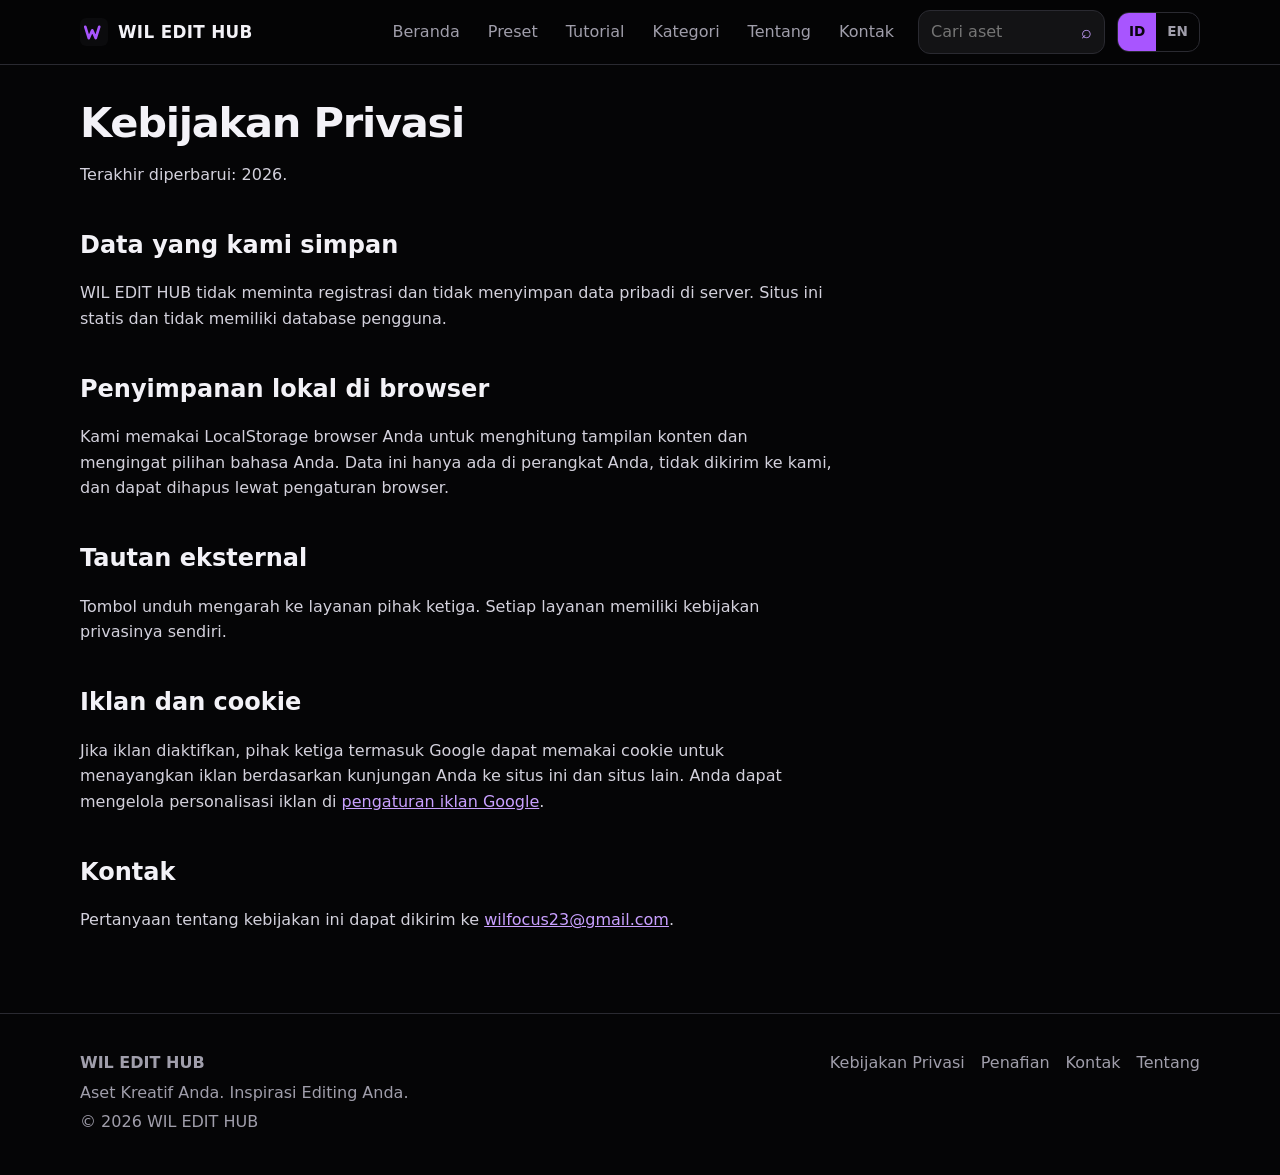
<file: privacy-policy.html>
<!DOCTYPE html>
<html lang="id"><head><meta charset="utf-8"><meta name="viewport" content="width=device-width,initial-scale=1">
<title data-i18n="title.privacy">Kebijakan Privasi | WIL EDIT HUB</title><meta name="description" content="Kebijakan privasi WIL EDIT HUB: data apa yang disimpan dan bagaimana pihak ketiga dapat memakainya."><meta name="theme-color" content="#050506">
<meta property="og:type" content="website"><meta property="og:site_name" content="WIL EDIT HUB"><meta property="og:title" content="Privacy Policy | WIL EDIT HUB"><meta property="og:description" content="Kebijakan privasi WIL EDIT HUB: data apa yang disimpan dan bagaimana pihak ketiga dapat memakainya.">
<link rel="icon" href="assets/icons/favicon.svg" type="image/svg+xml">
<link rel="stylesheet" href="assets/css/style.css"><link rel="stylesheet" href="assets/css/responsive.css"></head>
<body data-page="privacy"><a class="skip" href="#main" data-i18n="skip">Lewati ke konten</a>
<header class="site-header"><div class="wrap bar"><a class="brand" href="index.html"><img src="assets/icons/favicon.svg" alt="" width="28" height="28"><span>WIL EDIT HUB</span></a>
<button class="burger" aria-label="Menu" data-i18n-aria="nav.menu" aria-expanded="false" aria-controls="nav"><span></span></button>
<nav id="nav" class="nav"><a href="index.html" data-i18n="nav.home">Beranda</a><a href="presets.html" data-i18n="nav.presets">Preset</a><a href="tutorials.html" data-i18n="nav.tutorials">Tutorial</a><a href="categories.html" data-i18n="nav.categories">Kategori</a><a href="about.html" data-i18n="nav.about">Tentang</a><a href="contact.html" data-i18n="nav.contact">Kontak</a><form class="nav-search" action="presets.html" role="search"><input type="search" name="q" placeholder="Cari aset" aria-label="Cari aset" data-i18n-ph="search.ph" data-i18n-aria="search.aria"><button type="submit" aria-label="Cari" data-i18n-aria="search.btn">&#8981;</button></form></nav></div></header>
<main id="main"><article class="prose"><h1 data-i18n="priv.h1">Kebijakan Privasi</h1><p data-i18n="priv.updated">Terakhir diperbarui: 2026.</p><h2 data-i18n="priv.h2a">Data yang kami simpan</h2><p data-i18n="priv.pa">WIL EDIT HUB tidak meminta registrasi dan tidak menyimpan data pribadi di server. Situs ini statis dan tidak memiliki database pengguna.</p><h2 data-i18n="priv.h2b">Penyimpanan lokal di browser</h2><p data-i18n="priv.pb">Kami memakai LocalStorage browser Anda untuk menghitung tampilan konten dan mengingat pilihan bahasa Anda. Data ini hanya ada di perangkat Anda, tidak dikirim ke kami, dan dapat dihapus lewat pengaturan browser.</p><h2 data-i18n="priv.h2c">Tautan eksternal</h2><p data-i18n="priv.pc">Tombol unduh mengarah ke layanan pihak ketiga. Setiap layanan memiliki kebijakan privasinya sendiri.</p><h2 data-i18n="priv.h2d">Iklan dan cookie</h2><p data-i18n-html="priv.pd">Jika iklan diaktifkan, pihak ketiga termasuk Google dapat memakai cookie untuk menayangkan iklan berdasarkan kunjungan Anda ke situs ini dan situs lain. Anda dapat mengelola personalisasi iklan di <a href="https://adssettings.google.com" target="_blank" rel="noopener noreferrer">pengaturan iklan Google</a>.</p><h2 data-i18n="priv.h2e">Kontak</h2><p data-i18n-html="priv.pe">Pertanyaan tentang kebijakan ini dapat dikirim ke <a href="mailto:wilfocus23@gmail.com">wilfocus23@gmail.com</a>.</p></article></main>
<footer class="site-footer"><div class="wrap foot"><div><strong>WIL EDIT HUB</strong><p data-cfg="tagline">Aset Kreatif Anda. Inspirasi Editing Anda.</p><p>&copy; <span data-cfg="year"></span> WIL EDIT HUB</p></div><nav aria-label="Footer"><a href="privacy-policy.html" data-i18n="foot.privacy">Kebijakan Privasi</a><a href="disclaimer.html" data-i18n="foot.disclaimer">Penafian</a><a href="contact.html" data-i18n="nav.contact">Kontak</a><a href="about.html" data-i18n="nav.about">Tentang</a></nav></div></footer>
<script src="assets/js/config.js"></script><script src="assets/js/i18n.js"></script><script src="assets/js/content.js"></script><script src="assets/js/search.js"></script><script src="assets/js/app.js"></script></body></html>
</file>
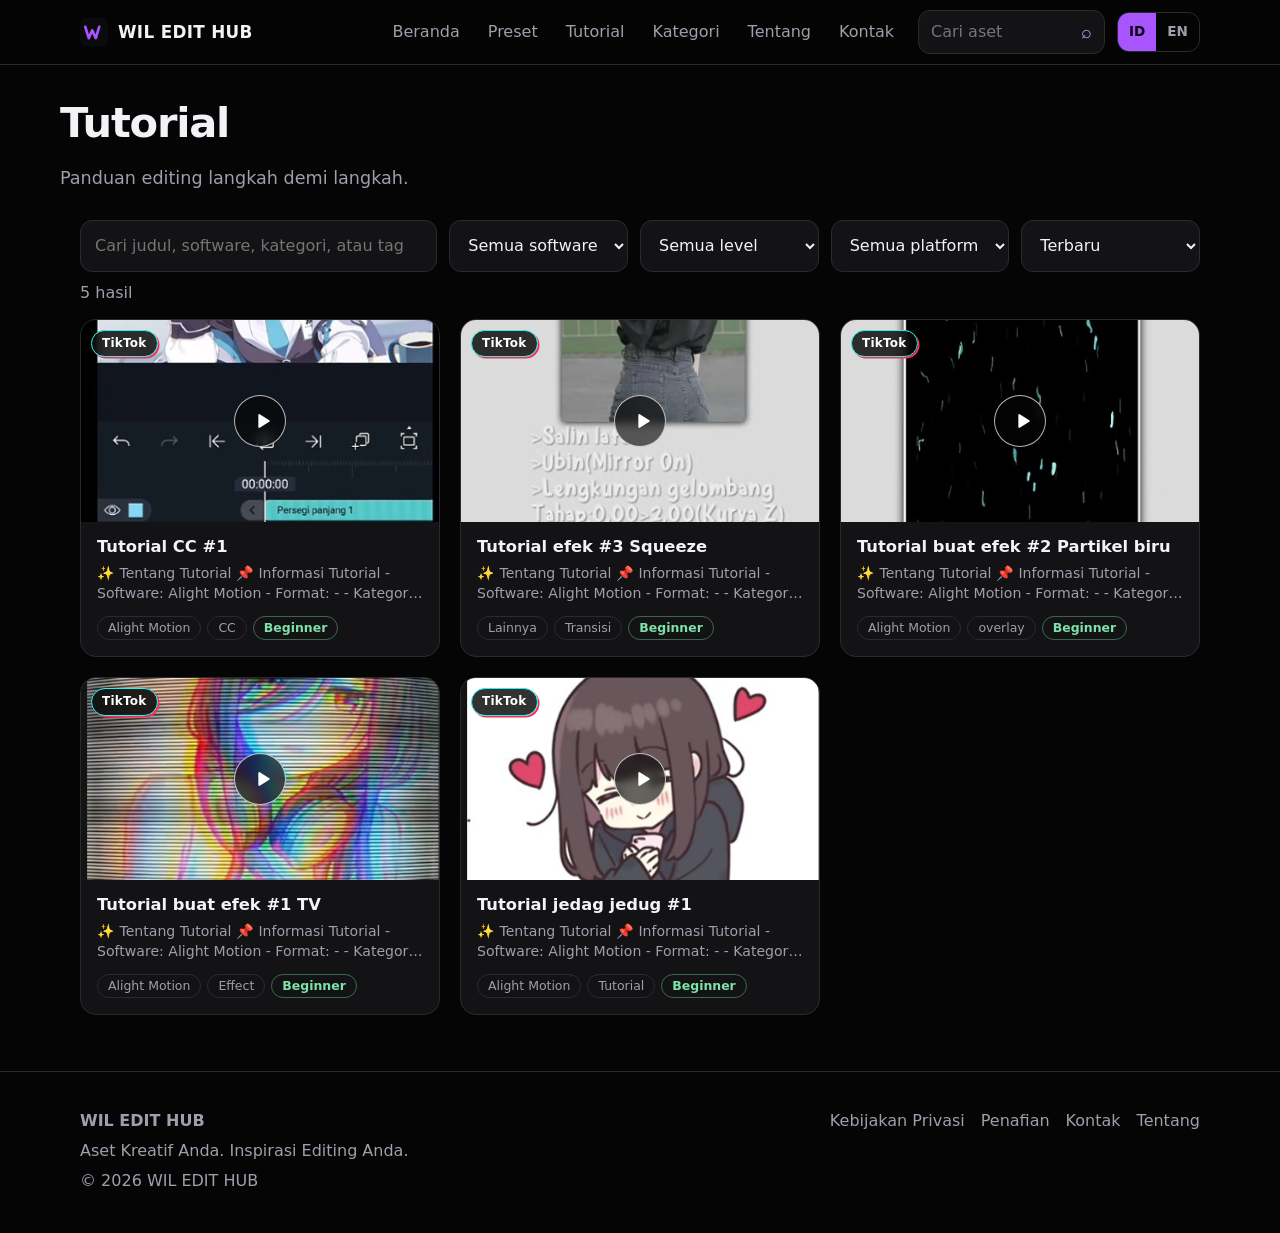
<file: tutorials.html>
<!DOCTYPE html>
<html lang="id"><head><meta charset="utf-8"><meta name="viewport" content="width=device-width,initial-scale=1">
<title data-i18n="title.tutorials">Tutorial | WIL EDIT HUB</title><meta name="description" content="Kumpulan tutorial editing video untuk Alight Motion, After Effects, dan CapCut."><meta name="theme-color" content="#050506">
<meta property="og:type" content="website"><meta property="og:site_name" content="WIL EDIT HUB"><meta property="og:title" content="Tutorials | WIL EDIT HUB"><meta property="og:description" content="Kumpulan tutorial editing video untuk Alight Motion, After Effects, dan CapCut.">
<link rel="icon" href="assets/icons/favicon.svg" type="image/svg+xml">
<link rel="stylesheet" href="assets/css/style.css"><link rel="stylesheet" href="assets/css/responsive.css"></head>
<body data-page="tutorials"><a class="skip" href="#main" data-i18n="skip">Lewati ke konten</a>
<header class="site-header"><div class="wrap bar"><a class="brand" href="index.html"><img src="assets/icons/favicon.svg" alt="" width="28" height="28"><span>WIL EDIT HUB</span></a>
<button class="burger" aria-label="Menu" data-i18n-aria="nav.menu" aria-expanded="false" aria-controls="nav"><span></span></button>
<nav id="nav" class="nav"><a href="index.html" data-i18n="nav.home">Beranda</a><a href="presets.html" data-i18n="nav.presets">Preset</a><a href="tutorials.html" data-i18n="nav.tutorials">Tutorial</a><a href="categories.html" data-i18n="nav.categories">Kategori</a><a href="about.html" data-i18n="nav.about">Tentang</a><a href="contact.html" data-i18n="nav.contact">Kontak</a><form class="nav-search" action="presets.html" role="search"><input type="search" name="q" placeholder="Cari aset" aria-label="Cari aset" data-i18n-ph="search.ph" data-i18n-aria="search.aria"><button type="submit" aria-label="Cari" data-i18n-aria="search.btn">&#8981;</button></form></nav></div></header>
<main id="main"><div class="wrap page-head"><h1 data-i18n="tutorials.h1">Tutorial</h1><p class="lead" data-i18n="tutorials.lead">Panduan editing langkah demi langkah.</p></div><div class="wrap"><form class="filters filters-tut" id="filters" role="search"><input id="q" type="search" placeholder="Cari judul, software, kategori, atau tag" aria-label="Cari" data-i18n-ph="filter.ph" data-i18n-aria="filter.search"><select id="software" aria-label="Software" data-i18n-aria="filter.software"></select><select id="level" aria-label="Level" data-i18n-aria="filter.level"></select><select id="platform" aria-label="Platform" data-i18n-aria="filter.platform"></select><select id="sort" aria-label="Urutkan" data-i18n-aria="filter.sort"><option value="newest" data-i18n="sort.newest">Terbaru</option><option value="oldest" data-i18n="sort.oldest">Terlama</option><option value="az" data-i18n="sort.az">A-Z</option><option value="popular" data-i18n="sort.popular">Paling populer</option></select></form><p id="count" aria-live="polite"></p><div class="grid tut-grid" id="grid"></div><div class="more"><button class="btn ghost" id="more" hidden data-i18n="more">Muat lebih banyak</button></div></div></main>
<footer class="site-footer"><div class="wrap foot"><div><strong>WIL EDIT HUB</strong><p data-cfg="tagline">Aset Kreatif Anda. Inspirasi Editing Anda.</p><p>&copy; <span data-cfg="year"></span> WIL EDIT HUB</p></div><nav aria-label="Footer"><a href="privacy-policy.html" data-i18n="foot.privacy">Kebijakan Privasi</a><a href="disclaimer.html" data-i18n="foot.disclaimer">Penafian</a><a href="contact.html" data-i18n="nav.contact">Kontak</a><a href="about.html" data-i18n="nav.about">Tentang</a></nav></div></footer>
<script src="assets/js/config.js"></script><script src="assets/js/i18n.js"></script><script src="assets/js/video.js"></script><script src="assets/js/content.js"></script><script src="assets/js/search.js"></script><script src="assets/js/app.js"></script></body></html>
</file>
<file: assets/css/style.css>
:root{--bg:#050506;--panel:#131315;--panel2:#1b1b1f;--line:#2a2a31;--text:#f3f2f7;--muted:#a09eab;--accent:#a855ff;--accent2:#c9a0ff;--r:16px;--w:1160px;font-family:"Segoe UI",system-ui,-apple-system,Roboto,sans-serif}
*{box-sizing:border-box}html{scroll-behavior:smooth}
body{margin:0;background:var(--bg);color:var(--text);line-height:1.6;-webkit-font-smoothing:antialiased}
img{max-width:100%;display:block}a{color:inherit;text-decoration:none}
code{background:var(--panel2);padding:.1em .4em;border-radius:6px;font-size:.9em}
:focus-visible{outline:2px solid var(--accent);outline-offset:3px}
.skip{position:absolute;left:-999px}.skip:focus{left:12px;top:12px;background:var(--accent);color:#000;padding:8px 12px;border-radius:8px;z-index:99}
.wrap{max-width:var(--w);margin:0 auto;padding:0 20px}
.site-header{position:sticky;top:0;z-index:20;background:rgba(5,5,6,.88);backdrop-filter:blur(12px);border-bottom:1px solid var(--line)}
.bar{display:flex;align-items:center;gap:24px;height:64px}
.brand{display:flex;align-items:center;gap:10px;font-weight:800;letter-spacing:.02em;font-size:1.05rem}
.nav{display:flex;align-items:center;gap:4px;margin-left:auto}
.nav a{padding:8px 12px;border-radius:10px;color:var(--muted);transition:color .2s,background .2s}
.nav a:hover,.nav a[aria-current]{color:var(--text);background:var(--panel2)}
.nav a[aria-current]{box-shadow:inset 0 -2px 0 var(--accent)}
.nav-search{display:flex;margin-left:8px;background:var(--panel);border:1px solid var(--line);border-radius:12px;overflow:hidden}
.nav-search input{background:none;border:0;color:var(--text);padding:8px 12px;width:150px;font:inherit}
.nav-search input:focus{outline:none}.nav-search:focus-within{border-color:var(--accent)}
.nav-search button{background:none;border:0;color:var(--accent2);padding:0 12px;cursor:pointer;font-size:1.1rem}
.burger{display:none;margin-left:auto;width:44px;height:44px;background:var(--panel);border:1px solid var(--line);border-radius:12px;cursor:pointer;position:relative}
.burger span,.burger span::before,.burger span::after{position:absolute;left:12px;width:18px;height:2px;background:var(--text);content:"";transition:transform .2s}
.burger span{top:20px}.burger span::before{top:-6px;left:0}.burger span::after{top:6px;left:0}
.hero{padding:72px 0 56px;border-bottom:1px solid var(--line)}
.hero-grid{display:grid;grid-template-columns:1.1fr .9fr;gap:48px;align-items:center}
h1{font-size:clamp(2rem,5vw,3.6rem);line-height:1.08;letter-spacing:-.03em;margin:0 0 18px;font-weight:800}
.lead{color:var(--muted);font-size:1.1rem;max-width:52ch;margin:0 0 28px}
.hero-search{display:flex;gap:8px;max-width:520px}
.hero-search input,.filters input,.filters select,.manager input,.manager select,.manager textarea{background:var(--panel);border:1px solid var(--line);color:var(--text);border-radius:12px;padding:12px 14px;font:inherit;width:100%}
.hero-search input:focus,.filters input:focus,.filters select:focus{outline:none;border-color:var(--accent)}
.btn{background:var(--accent);color:#09050f;border:0;border-radius:12px;padding:12px 22px;font:inherit;font-weight:700;cursor:pointer;transition:filter .2s,transform .2s;display:inline-block}
.btn:hover{filter:brightness(1.12)}.btn:active{transform:scale(.98)}.btn.big{padding:15px 32px;font-size:1.05rem}
.btn.ghost{background:transparent;color:var(--text);border:1px solid var(--line)}.btn.ghost:hover{border-color:var(--accent)}
.chips{display:flex;flex-wrap:wrap;gap:8px;margin-top:20px}
.chips a{border:1px solid var(--line);border-radius:999px;padding:6px 14px;color:var(--muted);font-size:.9rem;transition:border-color .2s,color .2s}
.chips a:hover{border-color:var(--accent);color:var(--text)}
.timeline{position:relative;background:var(--panel);border:1px solid var(--line);border-radius:var(--r);padding:18px;display:grid;gap:10px;overflow:hidden}
.track{height:34px;background:var(--bg);border-radius:8px;position:relative}
.clip{position:absolute;top:4px;bottom:4px;border-radius:6px;background:var(--panel2);border:1px solid var(--line)}
.clip.on{background:linear-gradient(90deg,#7b2cff,var(--accent));border-color:transparent}
.playhead{position:absolute;top:0;bottom:0;width:2px;background:var(--accent2);box-shadow:0 0 14px var(--accent);left:0;animation:sweep 2.6s cubic-bezier(.5,0,.2,1) 1 forwards}
@keyframes sweep{to{left:100%}}
section{padding:48px 0 0}
.sec-head{display:flex;justify-content:space-between;align-items:baseline;margin-bottom:20px;gap:12px}
.sec-head h2{margin:0;font-size:1.5rem;letter-spacing:-.01em}.sec-head a{color:var(--accent2)}
.grid{display:grid;grid-template-columns:repeat(auto-fill,minmax(240px,1fr));gap:20px}
.card{background:var(--panel);border:1px solid var(--line);border-radius:var(--r);overflow:hidden;transition:border-color .2s,transform .2s}
.card:hover{border-color:var(--accent);transform:translateY(-3px)}
.thumb{position:relative;aspect-ratio:16/10;background:var(--panel2);display:grid;place-items:center;overflow:hidden}
.thumb img{position:absolute;inset:0;width:100%;height:100%;object-fit:cover}
.thumb-label{color:var(--muted);font-weight:700}
.card-body{padding:14px 16px 16px}.card-body h3{margin:0 0 6px;font-size:1.02rem;line-height:1.3}
.card-body p{margin:0;display:flex;justify-content:space-between;gap:8px;color:var(--muted);font-size:.85rem}
.cat{background:var(--panel);border:1px solid var(--line);border-radius:var(--r);padding:26px 22px;display:flex;flex-direction:column;gap:4px;transition:border-color .2s}
.cat:hover{border-color:var(--accent)}.cat strong{font-size:1.15rem}.cat span{color:var(--muted)}
.empty{grid-column:1/-1;border:1px dashed var(--line);border-radius:var(--r);padding:28px;color:var(--muted);text-align:center;margin:0}
.err{color:#ffb4b4;border-color:#6b2a2a}
.page-head{padding:48px 0 0}.page-head h1{font-size:clamp(1.8rem,4vw,2.6rem)}
.filters{display:grid;grid-template-columns:2fr 1fr 1fr 1fr;gap:12px;margin:24px 0 8px}
.muted,#count{color:var(--muted)}
.more{text-align:center;margin-top:28px}
.ad-slot{margin:32px 0 0;border:1px solid var(--line);border-radius:var(--r);padding:12px;min-height:90px}
.ad-label{font-size:.72rem;color:var(--muted);display:block;margin-bottom:6px}
.prose{max-width:74ch}.prose h2{margin-top:2em}.prose p,.prose li{color:#d3d1dc}
article.prose{padding:48px 20px 24px}
.plain{list-style:none;padding:0}.plain li{margin:6px 0}.prose a,.plain a{color:var(--accent2);text-decoration:underline}
.crumbs{padding-top:28px;color:var(--muted);font-size:.9rem}.crumbs a:hover{color:var(--text)}
.detail-grid{display:grid;grid-template-columns:1.3fr 1fr;gap:36px;margin-top:20px}
.hero-img{display:block;width:100%;aspect-ratio:16/10;background:var(--panel2);border:1px solid var(--line);border-radius:var(--r);overflow:hidden;padding:0;cursor:zoom-in}
.hero-img img{width:100%;height:100%;object-fit:cover}.hero-img.ph{display:grid;place-items:center;color:var(--muted);font-weight:700;cursor:default}
.strip{display:flex;gap:10px;margin-top:12px;overflow-x:auto;padding-bottom:4px}
.strip button{flex:0 0 96px;aspect-ratio:16/10;padding:0;border:1px solid var(--line);border-radius:10px;overflow:hidden;background:var(--panel2);cursor:pointer}
.strip button:hover{border-color:var(--accent)}.strip img{width:100%;height:100%;object-fit:cover}
.badge{display:inline-block;background:rgba(168,85,255,.16);color:var(--accent2);border-radius:999px;padding:3px 12px;font-size:.85rem;font-weight:600}
.info h1{font-size:clamp(1.6rem,3.4vw,2.3rem);margin:12px 0}
.meta{display:grid;grid-template-columns:auto 1fr;gap:6px 18px;margin:0 0 16px}.meta dt{color:var(--muted)}.meta dd{margin:0}
.tags{display:flex;flex-wrap:wrap;gap:8px;margin:0 0 22px}.tags a{color:var(--accent2);font-size:.9rem}
.lb{position:fixed;inset:0;background:rgba(0,0,0,.92);z-index:50;display:grid;place-items:center}
.lb img{max-width:92vw;max-height:84vh;border-radius:12px;object-fit:contain}
.lb button{position:absolute;background:var(--panel);color:var(--text);border:1px solid var(--line);width:48px;height:48px;border-radius:50%;font-size:1.6rem;cursor:pointer}
.lb button:hover{border-color:var(--accent)}.lb-x{top:16px;right:16px}.lb-p{left:16px;top:50%}.lb-n{right:16px;top:50%}
.lb-c{position:absolute;bottom:18px;color:var(--muted)}.noscroll{overflow:hidden}
.toast{position:fixed;left:50%;bottom:28px;transform:translateX(-50%);background:var(--panel2);border:1px solid var(--accent);padding:12px 20px;border-radius:12px;z-index:60;max-width:90vw}
.site-footer{margin-top:80px;border-top:1px solid var(--line);padding:36px 0;color:var(--muted)}
.foot{display:flex;justify-content:space-between;gap:24px;flex-wrap:wrap}.foot nav{display:flex;gap:16px;flex-wrap:wrap}.foot a:hover{color:var(--text)}
.foot p{margin:4px 0}
@media (prefers-reduced-motion:reduce){*{transition:none!important}.playhead{animation:none;left:62%}html{scroll-behavior:auto}}

/* ===== Halaman detail: tombol, informasi, sosial media, halaman download ===== */
.detail-grid>*{min-width:0}
.info h1{overflow-wrap:anywhere}
.actions{display:flex;flex-wrap:wrap;gap:12px;margin:18px 0 0}
.actions .btn,.dl-list .btn{display:inline-flex;align-items:center;justify-content:center;gap:10px;text-align:center;line-height:1.25}
.actions .btn{flex:1 1 150px}
.btn svg{flex:0 0 auto}
.btn-preview{background:transparent;color:var(--accent2);border:1px solid var(--accent)}
.btn-preview:hover{background:rgba(168,85,255,.16);filter:none}
.hint{color:var(--muted);font-size:.88rem;margin:10px 0 0}
.stats{display:grid;grid-template-columns:repeat(2,minmax(0,1fr));gap:12px;margin:20px 0 0}
.stat{background:var(--panel);border:1px solid var(--line);border-radius:var(--r);padding:12px 14px;min-width:0}
.stat-label{display:block;color:var(--muted);font-size:.8rem}
.stat-val{display:block;font-size:1.15rem;line-height:1.3;overflow-wrap:anywhere}
.info-panel{background:var(--panel);border:1px solid var(--line);border-radius:var(--r);padding:18px;margin:12px 0 0}
.panel-title{margin:0 0 14px;font-size:1rem;letter-spacing:.01em}
.info-grid{display:grid;grid-template-columns:repeat(2,minmax(0,1fr));gap:14px 18px;margin:0}
.info-item{min-width:0}
.info-item dt{color:var(--muted);font-size:.8rem}
.info-item dd{margin:2px 0 0;font-weight:600;overflow-wrap:anywhere}
.info-item dd.cap{text-transform:capitalize}
.info-tags{margin-top:16px;padding-top:14px;border-top:1px solid var(--line)}
.info-label{color:var(--muted);font-size:.8rem}
.info-panel .tags{margin:8px 0 0}
.info-panel .tags a{border:1px solid var(--line);border-radius:999px;padding:3px 12px;font-size:.85rem;transition:border-color .2s}
.info-panel .tags a:hover{border-color:var(--accent)}
.social-grid{display:grid;grid-template-columns:repeat(auto-fill,minmax(220px,1fr));gap:12px}
.social-link{display:flex;align-items:center;gap:12px;min-width:0;background:var(--panel);border:1px solid var(--line);border-radius:var(--r);padding:14px 16px;transition:border-color .2s,transform .2s}
.social-link:hover{border-color:var(--accent);transform:translateY(-2px)}
.social-ico{flex:0 0 42px;width:42px;height:42px;border-radius:12px;background:rgba(168,85,255,.16);color:var(--accent2);display:grid;place-items:center}
.social-txt{display:flex;flex-direction:column;min-width:0}
.social-txt strong{line-height:1.3}
.social-txt small{color:var(--muted);overflow:hidden;text-overflow:ellipsis;white-space:nowrap}
.dl-card{max-width:640px;margin:24px auto 0;background:var(--panel);border:1px solid var(--line);border-radius:var(--r);padding:24px}
.dl-head{display:flex;gap:16px;align-items:center;margin-bottom:8px}
.dl-thumb{flex:0 0 120px;aspect-ratio:16/10;border-radius:10px;overflow:hidden;background:var(--panel2)}
.dl-thumb img{width:100%;height:100%;object-fit:cover}
.dl-title{min-width:0}
.dl-title h1{font-size:clamp(1.25rem,3vw,1.6rem);margin:8px 0 4px;overflow-wrap:anywhere}
.dl-meta{margin:0;color:var(--muted);font-size:.9rem;overflow-wrap:anywhere}
.dl-group h2{font-size:1.05rem;margin:24px 0 10px}
.dl-list{display:grid;gap:10px}
.dl-list .btn{width:100%;overflow-wrap:anywhere}
.dl-list .btn.ghost{color:var(--accent2);border-color:var(--accent)}
.dl-list .btn.ghost:hover{background:rgba(168,85,255,.16);filter:none}
.dl-note{color:var(--muted);font-size:.88rem;margin:20px 0 0}
.dl-back{display:inline-block;margin-top:16px;color:var(--accent2)}
.dl-back:hover{text-decoration:underline}

/* ===== Perapian jarak (tata letak lebih rapat dan rata) ===== */
section{padding:36px 0 0}
.hero{padding:56px 0 44px}
.sec-head{margin-bottom:16px}
.page-head{padding:36px 0 0}
.filters{margin:20px 0 6px}
#count{margin:8px 0 14px}
.more{margin-top:24px}
.site-footer{margin-top:56px}
.crumbs{padding-top:20px}
.detail-grid{margin-top:14px;gap:32px}
.info h1{margin:10px 0 4px}
.actions{margin:14px 0 0}
.stats{margin-top:14px}
.info-panel{margin-top:10px}
/* Deskripsi di halaman detail: antarbaris lebih rapat */
section.prose{padding-top:32px}
section.prose h2{margin:0 0 10px}
section.prose p{margin:0 0 .45em}
.creator{padding-top:32px}
/* Halaman teks (Tentang, Kontak, Penafian, Kebijakan Privasi): sejajar dengan header */
article.prose{max-width:var(--w);margin:0 auto;padding:36px 20px 8px}
article.prose>*{max-width:74ch}
article.prose h1{font-size:clamp(1.8rem,4vw,2.6rem);margin:0 0 16px}
article.prose h2{margin:1.6em 0 .5em}
/* Kartu: baris info selalu rata di dasar kartu */
.card{display:flex;flex-direction:column}
.card-body{flex:1;display:flex;flex-direction:column}
.card-body p{margin-top:auto;padding-top:6px}
/* Download: dua tombol terpisah */
.actions .dl-btn{flex:1 1 150px}
.dl-hint{line-height:1.5}
/* Tombol ganti bahasa */
.lang-switch{display:flex;margin-left:8px;border:1px solid var(--line);border-radius:12px;overflow:hidden;flex:0 0 auto}
.lang-switch button{background:none;border:0;color:var(--muted);padding:8px 11px;font:inherit;font-size:.85rem;font-weight:700;cursor:pointer;transition:color .2s,background .2s}
.lang-switch button:hover{color:var(--text)}
.lang-switch button[aria-pressed=true]{background:var(--accent);color:#09050f}
@media (max-width:820px){.lang-switch{margin:10px 0 0;align-self:flex-start}.lang-switch button{padding:10px 16px}}
@media (max-width:900px){.hero{padding:40px 0 32px}}

/* ===== Tombol Download + Preview: berdampingan di desktop, bertumpuk rapi di HP ===== */
.actions{display:grid;grid-template-columns:repeat(auto-fit,minmax(170px,1fr));gap:12px}
.actions .btn,.actions .dl-btn{width:100%;min-width:0;flex:none;padding-left:18px;padding-right:18px;overflow-wrap:anywhere}
@media (max-width:560px){.actions{grid-template-columns:1fr}}
.hero-img,.strip,.detail-grid{max-width:100%}

/* ===== Tutorial (YouTube / TikTok) ===== */
.filters-tut{grid-template-columns:2fr 1fr 1fr 1fr 1fr}
.tut-grid{grid-template-columns:repeat(auto-fill,minmax(280px,1fr))}
.tut-card .thumb{aspect-ratio:16/9}
.play{position:absolute;left:50%;top:50%;transform:translate(-50%,-50%);width:52px;height:52px;border-radius:50%;display:grid;place-items:center;background:rgba(5,5,6,.62);color:#fff;border:1.5px solid rgba(255,255,255,.7);backdrop-filter:blur(4px);transition:background .2s,transform .2s;pointer-events:none}
.play svg{margin-left:3px}
.tut-card:hover .play{background:var(--accent);border-color:var(--accent);color:#09050f;transform:translate(-50%,-50%) scale(1.08)}
.plat{position:absolute;left:10px;top:10px;padding:3px 10px;border-radius:999px;font-size:.75rem;font-weight:700;letter-spacing:.02em;color:#fff;background:rgba(5,5,6,.72);border:1px solid rgba(255,255,255,.18);backdrop-filter:blur(4px)}
.plat-youtube{background:rgba(204,24,24,.88);border-color:transparent}
.plat-tiktok{background:rgba(5,5,6,.82);border-color:#25f4ee;box-shadow:1.5px 1.5px 0 #fe2c55}
.tdesc{color:var(--muted);font-size:.88rem;line-height:1.45;margin:0 0 10px;display:-webkit-box;-webkit-line-clamp:2;-webkit-box-orient:vertical;overflow:hidden}
.tmeta{display:flex;flex-wrap:wrap;gap:6px;margin-top:auto}
.chip{display:inline-block;border:1px solid var(--line);border-radius:999px;padding:2px 10px;font-size:.78rem;color:var(--muted);line-height:1.5;max-width:100%;overflow:hidden;text-overflow:ellipsis;white-space:nowrap}
.chip.lvl,.badge.lvl{font-weight:600}
.lvl-beginner{color:#7ee2a8;border-color:rgba(126,226,168,.4)}
.lvl-intermediate{color:#ffd37a;border-color:rgba(255,211,122,.4)}
.lvl-advanced{color:#ff9aa8;border-color:rgba(255,154,168,.4)}
.badge.lvl-beginner{background:rgba(126,226,168,.12)}
.badge.lvl-intermediate{background:rgba(255,211,122,.12)}
.badge.lvl-advanced{background:rgba(255,154,168,.12)}
.badge.plat-badge{color:#fff}
.badge.plat-youtube{background:rgba(204,24,24,.7)}
.badge.plat-tiktok{background:rgba(255,255,255,.1);box-shadow:inset 0 0 0 1px #25f4ee}
.badges{display:flex;flex-wrap:wrap;gap:8px}
.card-body .tmeta{padding-top:2px}

/* Halaman detail tutorial */
.tut-detail{align-items:start}
.player-col{min-width:0;display:flex;flex-direction:column;gap:12px;align-items:stretch}
.player{position:relative;width:100%;background:var(--panel2);border:1px solid var(--line);border-radius:var(--r);overflow:hidden;isolation:isolate}
.player-youtube,.player-none{aspect-ratio:16/9}
.player-tiktok{aspect-ratio:325/739;max-width:340px;margin:0 auto}
.player-poster,.player-ph,.player-frame,.player-frame iframe{position:absolute;inset:0;width:100%;height:100%;border:0}
.player-poster{object-fit:cover;filter:brightness(.7)}
.player-ph{display:grid;place-items:center;color:var(--muted);font-weight:700}
.player-frame{z-index:1}
.player-fallback{position:absolute;inset:0;z-index:2;display:flex;flex-direction:column;align-items:center;justify-content:center;gap:14px;padding:20px;text-align:center;background:rgba(5,5,6,.72);backdrop-filter:blur(3px)}
.player-fallback[hidden]{display:none}
.player-fallback p{margin:0;color:#d3d1dc;max-width:34ch}
.player-fallback .play{position:static;transform:none;width:60px;height:60px}
.player-fallback .btn{display:inline-flex;align-items:center;gap:10px;padding:12px 22px}
.player-actions{display:flex}.player-actions .btn{flex:1;display:inline-flex;align-items:center;justify-content:center;gap:10px}
.player-tiktok+.player-actions{max-width:340px;margin:0 auto;width:100%}
.stats-one{grid-template-columns:1fr}
@media (max-width:1000px){.filters-tut{grid-template-columns:1fr 1fr 1fr}.filters-tut input{grid-column:1/-1}}
@media (max-width:560px){.tut-grid{grid-template-columns:1fr}}

/* Atribut hidden harus menang atas display bawaan tombol (mis. "Muat lebih banyak" tampil saat tidak diperlukan). */
[hidden]{display:none!important}

/* Download Preset: semua tombol (XML, 5MB, dan pilihan ukuran) dalam satu daftar */
.dl-options{margin:18px 0 0}
.dl-options .panel-title{margin:0 0 10px}
.dl-options .actions{margin:0}
.actions-preview{margin:12px 0 0}
</file>
<file: assets/css/responsive.css>
@media (max-width:900px){
  .hero-grid,.detail-grid{grid-template-columns:1fr}.hero{padding:44px 0 36px}.timeline{order:2}
  .filters{grid-template-columns:1fr 1fr}.filters input{grid-column:1/-1}
}
@media (max-width:820px){
  .burger{display:block}
  .nav{display:none;position:absolute;top:64px;left:0;right:0;flex-direction:column;align-items:stretch;background:var(--bg);border-bottom:1px solid var(--line);padding:12px 20px 20px;gap:2px;margin:0}
  .nav.open{display:flex}.nav a{padding:14px 12px}.nav-search{margin:10px 0 0}.nav-search input{width:100%;padding:12px}
  .burger[aria-expanded=true] span{background:transparent}.burger[aria-expanded=true] span::before{transform:translateY(6px) rotate(45deg)}.burger[aria-expanded=true] span::after{transform:translateY(-6px) rotate(-45deg)}
}
@media (max-width:560px){
  .grid{grid-template-columns:1fr 1fr;gap:12px}.card-body{padding:10px 12px 12px}.card-body p{flex-direction:column;gap:0}
  .hero-search{flex-direction:column}.btn{min-height:46px}.filters{grid-template-columns:1fr}.lb-p,.lb-n{top:auto;bottom:14px}
}
@media (max-width:380px){.grid{grid-template-columns:1fr}}

@media (max-width:560px){
  .actions .btn{flex:1 1 100%}
  .social-grid{grid-template-columns:1fr}
  .dl-card{padding:18px}
  .dl-head{flex-direction:column;align-items:flex-start}
  .dl-thumb{flex-basis:auto;width:100%;max-width:240px}
}
@media (max-width:380px){.info-grid{grid-template-columns:1fr}}

@media (max-width:900px){.filters-tut{grid-template-columns:1fr 1fr}.filters-tut input{grid-column:1/-1}}
@media (max-width:560px){.filters-tut{grid-template-columns:1fr}.tut-grid{grid-template-columns:1fr}.player-tiktok{max-width:100%}}
</file>
